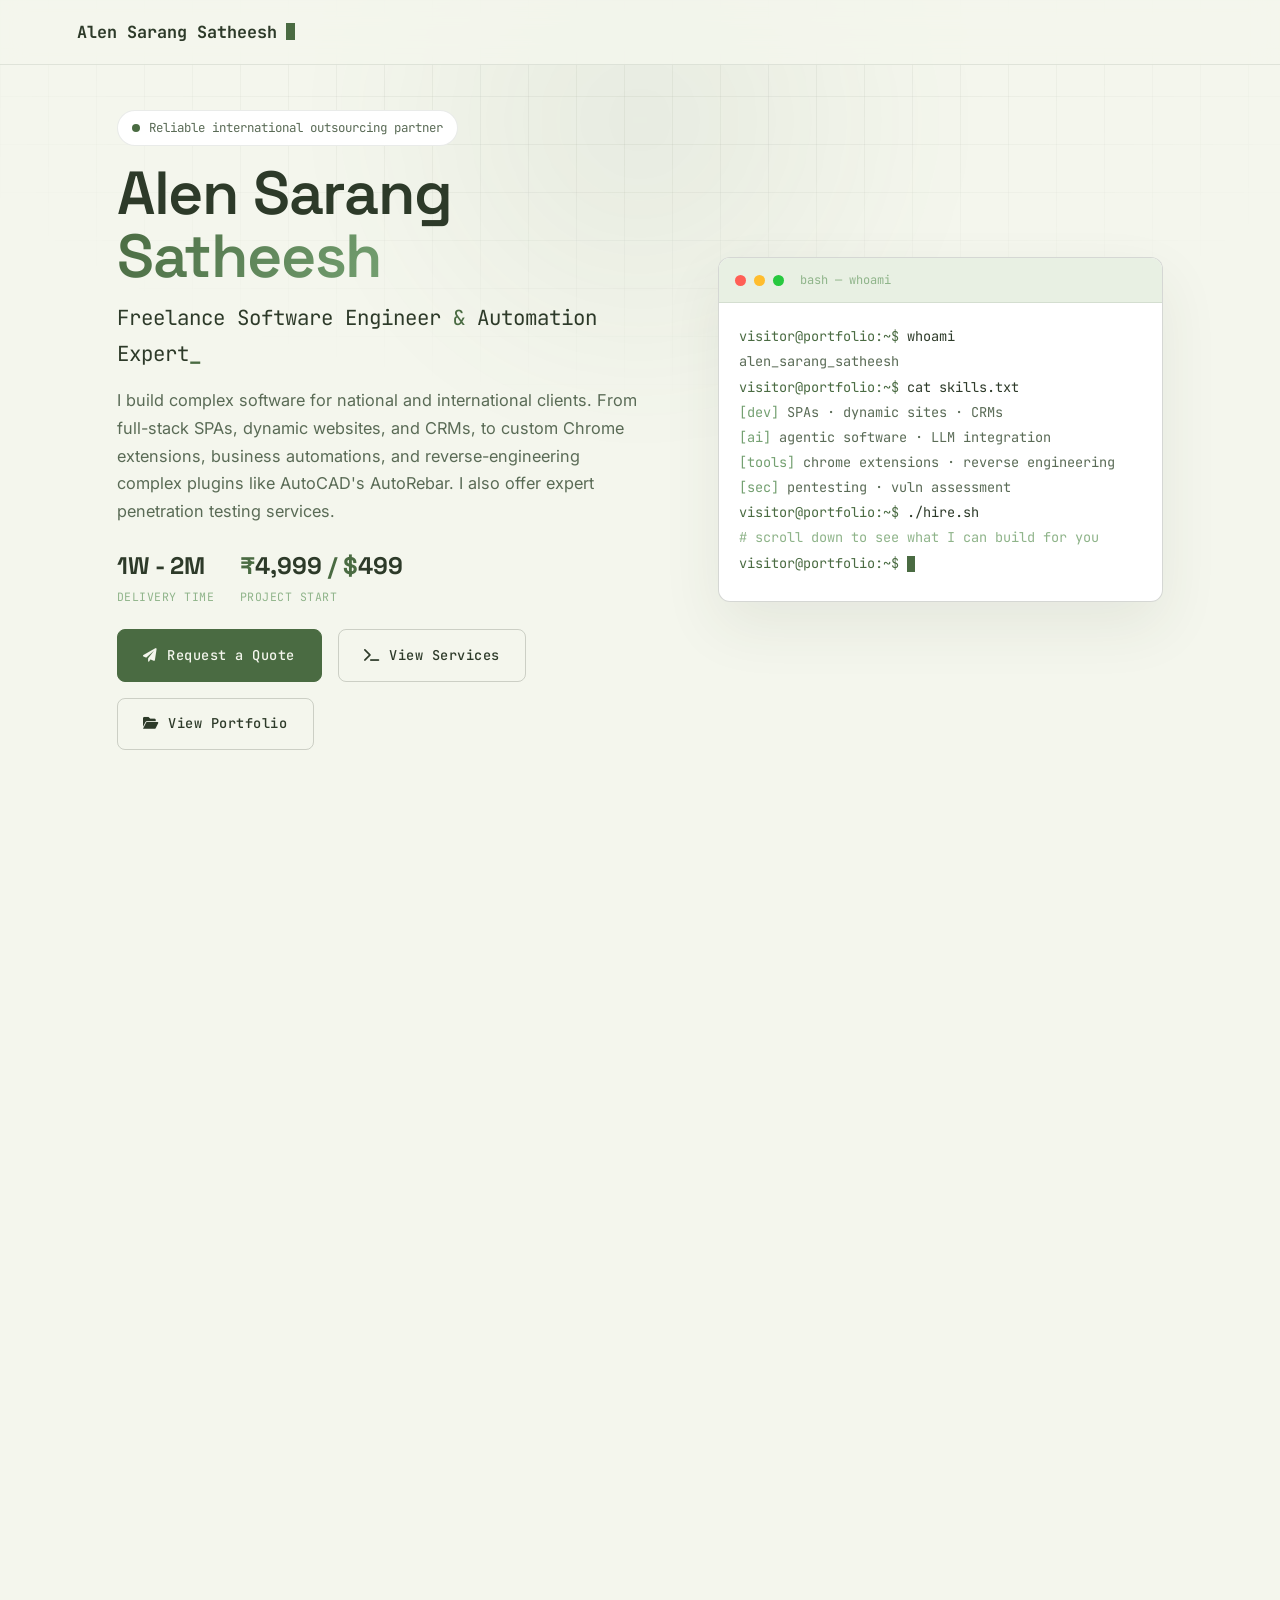
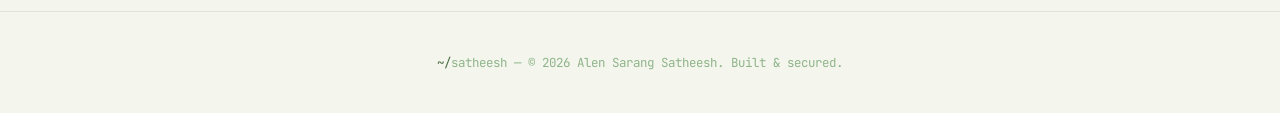
<file: index.html>
<!DOCTYPE html>
<html lang="en">

<head>
    <meta charset="UTF-8">
    <meta name="viewport" content="width=device-width, initial-scale=1.0">
    <title>Alen Sarang Satheesh | Freelance Developer &amp; Cyber Security Analyst</title>
    <meta name="description"
        content="Freelance Developer &amp; Cyber Security Analyst. Penetration testing, vulnerability assessment, full-stack software, and custom automation tools.">
    <meta name="theme-color" content="#0a0e14">
    <link rel="stylesheet" href="https://cdnjs.cloudflare.com/ajax/libs/font-awesome/6.0.0/css/all.min.css">
    <link rel="preconnect" href="https://fonts.googleapis.com">
    <link rel="preconnect" href="https://fonts.gstatic.com" crossorigin>
    <link
        href="https://fonts.googleapis.com/css2?family=JetBrains+Mono:wght@400;500;700&family=Space+Grotesk:wght@400;500;600;700&family=Inter:wght@400;500;600&display=swap"
        rel="stylesheet">

    <style>
        :root {
            --bg: #F4F6ED;
            --bg-elev: #FFFFFF;
            --bg-elev-2: #E8F0E3;
            --text: #2D3A29;
            --text-dim: #5A6B56;
            --text-faint: #8FB48A;
            --accent: #4A6B42;
            --accent-2: #74A071;
            --accent-dim: rgba(74, 107, 66, 0.12);
            --border: rgba(45, 58, 41, 0.1);
            --border-strong: rgba(45, 58, 41, 0.2);
            --glow: rgba(74, 107, 66, 0.15);
            --shadow: rgba(45, 58, 41, 0.08);
            --font-sans: 'Inter', system-ui, sans-serif;
            --font-display: 'Space Grotesk', sans-serif;
            --font-mono: 'JetBrains Mono', monospace;
        }

        * {
            margin: 0;
            padding: 0;
            box-sizing: border-box;
        }

        html {
            scroll-behavior: smooth;
            color-scheme: light;
        }

        body {
            font-family: var(--font-sans);
            background-color: var(--bg);
            color: var(--text);
            line-height: 1.7;
            overflow-x: hidden;
            -webkit-font-smoothing: antialiased;
        }

        /* Background grid + glow */
        body::before {
            content: '';
            position: fixed;
            inset: 0;
            z-index: -2;
            background-image:
                linear-gradient(var(--border) 1px, transparent 1px),
                linear-gradient(90deg, var(--border) 1px, transparent 1px);
            background-size: 48px 48px;
            mask-image: radial-gradient(ellipse 80% 60% at 50% 0%, #000 30%, transparent 75%);
            -webkit-mask-image: radial-gradient(ellipse 80% 60% at 50% 0%, #000 30%, transparent 75%);
            opacity: 0.5;
        }

        body::after {
            content: '';
            position: fixed;
            top: -20%;
            left: 50%;
            transform: translateX(-50%);
            width: 900px;
            height: 600px;
            z-index: -1;
            background: radial-gradient(circle, var(--glow), transparent 60%);
            filter: blur(40px);
            opacity: 0.5;
            pointer-events: none;
        }

        h1, h2, h3, h4 {
            font-family: var(--font-display);
            font-weight: 600;
            letter-spacing: -0.02em;
        }

        a {
            text-decoration: none;
            color: var(--accent);
            transition: color 0.25s ease;
        }

        a:hover {
            color: var(--accent-2);
        }

        ::selection {
            background: var(--accent);
            color: var(--bg);
        }

        /* ── Accessibility ── */
        .skip-link {
            position: absolute;
            top: 0;
            left: 50%;
            transform: translate(-50%, -130%);
            background: var(--accent);
            color: var(--bg);
            font-family: var(--font-mono);
            font-size: 0.85rem;
            font-weight: 600;
            padding: 0.6rem 1.3rem;
            border-radius: 0 0 8px 8px;
            z-index: 2000;
            transition: transform 0.2s ease;
        }

        .skip-link:focus {
            transform: translate(-50%, 0);
            outline: none;
        }

        a:focus-visible,
        button:focus-visible,
        .btn:focus-visible,
        .contact-item:focus-visible,
        .hamburger:focus-visible {
            outline: 2px solid var(--accent);
            outline-offset: 3px;
        }

        .mono {
            font-family: var(--font-mono);
        }

        /* ── Buttons ── */
        .btn {
            display: inline-flex;
            align-items: center;
            gap: 0.6rem;
            padding: 0.85rem 1.6rem;
            font-family: var(--font-mono);
            font-size: 0.85rem;
            font-weight: 500;
            letter-spacing: 0.5px;
            cursor: pointer;
            border-radius: 8px;
            border: 1px solid var(--border-strong);
            transition: all 0.25s ease;
        }

        .btn-primary {
            background: var(--accent);
            color: var(--bg);
            border-color: var(--accent);
        }

        .btn-primary:hover {
            color: var(--bg);
            box-shadow: 0 0 0 1px var(--accent), 0 8px 30px var(--glow);
            transform: translateY(-2px);
        }

        .btn-ghost {
            background: transparent;
            color: var(--text);
        }

        .btn-ghost:hover {
            color: var(--accent);
            border-color: var(--accent);
            background: var(--accent-dim);
            transform: translateY(-2px);
        }

        /* ── Header ── */
        header {
            padding: 1.1rem 6%;
            display: flex;
            justify-content: space-between;
            align-items: center;
            border-bottom: 1px solid var(--border);
            background-color: rgba(244, 246, 237, 0.85);
            position: sticky;
            top: 0;
            z-index: 1000;
            backdrop-filter: blur(12px);
            -webkit-backdrop-filter: blur(12px);
        }

        .logo {
            font-family: var(--font-mono);
            font-size: 1.05rem;
            font-weight: 700;
            color: var(--text);
            display: flex;
            align-items: center;
            gap: 0.55rem;
        }

        .logo .prompt {
            color: var(--accent);
        }

        .logo .cursor {
            width: 9px;
            height: 1.05rem;
            background: var(--accent);
            display: inline-block;
            animation: blink 1.1s steps(1) infinite;
        }

        @keyframes blink {
            50% { opacity: 0; }
        }

        nav ul {
            display: flex;
            list-style: none;
            gap: 2rem;
            align-items: center;
        }

        nav ul li a {
            font-family: var(--font-mono);
            font-size: 0.85rem;
            color: var(--text-dim);
            transition: color 0.25s ease;
        }

        nav ul li a::before {
            content: '# ';
            color: var(--text-faint);
        }

        nav ul li a:hover {
            color: var(--accent);
        }

        /* ── Hamburger ── */
        .hamburger {
            display: none;
            flex-direction: column;
            align-items: center;
            justify-content: center;
            gap: 5px;
            cursor: pointer;
            min-width: 44px;
            min-height: 44px;
            z-index: 1100;
            background: none;
            border: none;
        }

        .hamburger span {
            display: block;
            width: 26px;
            height: 2px;
            background-color: var(--text);
            transition: all 0.35s ease;
            transform-origin: center;
        }

        .hamburger.open span:nth-child(1) { transform: translateY(7px) rotate(45deg); }
        .hamburger.open span:nth-child(2) { opacity: 0; transform: scaleX(0); }
        .hamburger.open span:nth-child(3) { transform: translateY(-7px) rotate(-45deg); }

        /* ── Mobile Drawer ── */
        .mobile-drawer {
            position: fixed;
            top: 0;
            right: -100%;
            width: min(320px, 85vw);
            height: 100vh;
            background-color: var(--bg-elev);
            border-left: 1px solid var(--border);
            z-index: 1050;
            transition: right 0.4s cubic-bezier(0.4, 0, 0.2, 1);
            display: flex;
            flex-direction: column;
            padding: 6rem 2.5rem 3rem;
            gap: 1.6rem;
            box-shadow: -8px 0 40px rgba(0, 0, 0, 0.5);
        }

        .mobile-drawer.open { right: 0; }

        .mobile-drawer a {
            font-family: var(--font-mono);
            font-size: 1.2rem;
            color: var(--text);
            border-bottom: 1px solid var(--border);
            padding-bottom: 1rem;
            transition: color 0.25s ease, padding-left 0.25s ease;
        }

        .mobile-drawer a:hover {
            color: var(--accent);
            padding-left: 0.5rem;
        }

        .drawer-overlay {
            position: fixed;
            inset: 0;
            background: rgba(0, 0, 0, 0.6);
            z-index: 1040;
            opacity: 0;
            pointer-events: none;
            transition: opacity 0.4s ease;
        }

        .drawer-overlay.open { opacity: 1; pointer-events: all; }

        /* ── Sections ── */
        section {
            padding: 5.5rem 6%;
            position: relative;
            max-width: 1200px;
            margin: 0 auto;
        }

        .section-head {
            margin-bottom: 3rem;
        }

        .section-kicker {
            font-family: var(--font-mono);
            color: var(--accent);
            font-size: 0.8rem;
            letter-spacing: 1px;
            margin-bottom: 0.6rem;
        }

        .section-title {
            font-size: clamp(1.8rem, 4vw, 2.6rem);
        }

        .section-sub {
            color: var(--text-dim);
            margin-top: 0.6rem;
            max-width: 600px;
        }

        /* ── Hero ── */
        .hero {
            padding: 2.8rem 6% 2.2rem;
            max-width: 1200px;
            margin: 0 auto;
            display: grid;
            grid-template-columns: 1.1fr 0.9fr;
            gap: 3.5rem;
            align-items: center;
        }

        .status-chip {
            display: inline-flex;
            align-items: center;
            gap: 0.55rem;
            font-family: var(--font-mono);
            font-size: 0.78rem;
            color: var(--text-dim);
            background: var(--bg-elev);
            border: 1px solid var(--border);
            padding: 0.4rem 0.9rem;
            border-radius: 100px;
            margin-bottom: 1rem;
        }

        .status-dot {
            width: 8px;
            height: 8px;
            border-radius: 50%;
            background: var(--accent);
            box-shadow: 0 0 0 0 var(--glow);
            animation: pulse 2s infinite;
        }

        @keyframes pulse {
            0% { box-shadow: 0 0 0 0 var(--glow); }
            70% { box-shadow: 0 0 0 8px transparent; }
            100% { box-shadow: 0 0 0 0 transparent; }
        }

        .hero h1 {
            font-size: clamp(2.4rem, 6vw, 3.8rem);
            line-height: 1.05;
            margin-bottom: 0.7rem;
        }

        .hero h1 .accent {
            background: linear-gradient(120deg, var(--accent), var(--accent-2));
            -webkit-background-clip: text;
            background-clip: text;
            -webkit-text-fill-color: transparent;
        }

        .hero .role {
            font-family: var(--font-mono);
            font-size: clamp(1rem, 2.2vw, 1.3rem);
            color: var(--text);
            margin-bottom: 1rem;
        }

        .hero .role .sep { color: var(--accent); }

        .hero .typed-cursor {
            color: var(--accent);
            font-weight: 700;
            animation: blink 1.1s steps(1) infinite;
        }

        .hero .lede {
            color: var(--text-dim);
            font-size: 1.02rem;
            max-width: 520px;
            margin-bottom: 1.3rem;
        }

        .hero-meta {
            display: flex;
            flex-wrap: wrap;
            gap: 1.6rem;
            margin-bottom: 1.4rem;
        }

        .hero-meta div {
            display: flex;
            flex-direction: column;
        }

        .hero-meta .num {
            font-family: var(--font-display);
            font-size: 1.5rem;
            font-weight: 700;
            color: var(--text);
        }

        .hero-meta .num span { color: var(--accent); }

        .hero-meta .lbl {
            font-family: var(--font-mono);
            font-size: 0.72rem;
            color: var(--text-faint);
            letter-spacing: 0.5px;
            text-transform: uppercase;
        }

        .hero-buttons {
            display: flex;
            gap: 1rem;
            flex-wrap: wrap;
        }

        /* Terminal window */
        .terminal {
            background: var(--bg-elev);
            border: 1px solid var(--border-strong);
            border-radius: 12px;
            overflow: hidden;
            box-shadow: 0 24px 60px var(--shadow);
            font-family: var(--font-mono);
            font-size: 0.85rem;
        }

        .terminal-bar {
            display: flex;
            align-items: center;
            gap: 0.5rem;
            padding: 0.75rem 1rem;
            background: var(--bg-elev-2);
            border-bottom: 1px solid var(--border);
        }

        .terminal-bar .dot {
            width: 11px;
            height: 11px;
            border-radius: 50%;
        }

        .dot.r { background: #ff5f56; }
        .dot.y { background: #ffbd2e; }
        .dot.g { background: #27c93f; }

        .terminal-bar .title {
            margin-left: 0.5rem;
            color: var(--text-faint);
            font-size: 0.75rem;
        }

        .terminal-body {
            padding: 1.3rem 1.3rem 1.6rem;
            line-height: 1.85;
        }

        .terminal-body .line .pr { color: var(--accent); }
        .terminal-body .line .cmd { color: var(--text); }
        .terminal-body .out { color: var(--text-dim); padding-left: 0; }
        .terminal-body .out .hl { color: var(--accent-2); }
        .terminal-body .comment { color: var(--text-faint); }

        .terminal-body .blink {
            display: inline-block;
            width: 8px;
            height: 1rem;
            background: var(--accent);
            vertical-align: text-bottom;
            animation: blink 1.1s steps(1) infinite;
        }

        /* ── Services (centerpiece) ── */
        #services { padding-top: 1rem; }

        .grid-services {
            display: grid;
            grid-template-columns: repeat(auto-fit, minmax(290px, 1fr));
            gap: 1.5rem;
        }

        .service-card {
            background: var(--bg-elev);
            border: 1px solid var(--border);
            border-radius: 14px;
            padding: 2rem 1.8rem;
            position: relative;
            overflow: hidden;
            transition: transform 0.3s ease, border-color 0.3s ease, box-shadow 0.3s ease;
        }

        .service-card::before {
            content: '';
            position: absolute;
            top: 0;
            left: 0;
            right: 0;
            height: 2px;
            background: linear-gradient(90deg, var(--accent), var(--accent-2));
            transform: scaleX(0);
            transform-origin: left;
            transition: transform 0.35s ease;
        }

        .service-card:hover {
            transform: translateY(-6px);
            border-color: var(--border-strong);
            box-shadow: 0 20px 50px var(--shadow);
        }

        .service-card:hover::before { transform: scaleX(1); }

        .service-num {
            position: absolute;
            top: 1.4rem;
            right: 1.6rem;
            font-family: var(--font-mono);
            font-size: 0.8rem;
            color: var(--text-faint);
        }

        .service-icon {
            width: 52px;
            height: 52px;
            display: grid;
            place-items: center;
            border-radius: 12px;
            background: var(--accent-dim);
            color: var(--accent);
            font-size: 1.4rem;
            margin-bottom: 1.3rem;
        }

        .service-card h3 {
            font-size: 1.25rem;
            margin-bottom: 0.7rem;
        }

        .service-card p {
            color: var(--text-dim);
            font-size: 0.93rem;
            margin-bottom: 1.4rem;
        }

        .tags {
            display: flex;
            flex-wrap: wrap;
            gap: 0.5rem;
        }

        .tags span {
            font-family: var(--font-mono);
            font-size: 0.72rem;
            color: var(--text-dim);
            background: var(--bg-elev-2);
            border: 1px solid var(--border);
            padding: 0.25rem 0.7rem;
            border-radius: 6px;
            transition: all 0.25s ease;
        }

        .service-card:hover .tags span {
            border-color: var(--border-strong);
            color: var(--text);
        }

        .services-cta {
            margin-top: 2.5rem;
            text-align: center;
        }

        /* ── Pricing / Hire Us ── */
        .pricing-grid {
            display: grid;
            grid-template-columns: repeat(auto-fit, minmax(280px, 1fr));
            gap: 1.4rem;
            align-items: stretch;
        }

        .price-card {
            background: var(--bg-elev);
            border: 1px solid var(--border);
            border-radius: 16px;
            padding: 2.1rem 1.8rem;
            display: flex;
            flex-direction: column;
            transition: transform 0.3s ease, box-shadow 0.3s ease;
        }

        .price-card:hover {
            transform: translateY(-5px);
            box-shadow: 0 18px 44px var(--shadow);
        }

        .price-card.featured {
            border: 2px solid var(--accent);
            box-shadow: 0 14px 40px rgba(74, 107, 66, 0.14);
            position: relative;
        }

        .featured-badge {
            position: absolute;
            top: -13px;
            left: 50%;
            transform: translateX(-50%);
            background: var(--accent);
            color: var(--bg);
            font-family: var(--font-mono);
            font-size: 0.68rem;
            font-weight: 700;
            letter-spacing: 0.8px;
            text-transform: uppercase;
            padding: 0.25rem 0.9rem;
            border-radius: 100px;
            white-space: nowrap;
        }

        .price-card .plan {
            font-family: var(--font-mono);
            font-size: 0.78rem;
            letter-spacing: 0.8px;
            text-transform: uppercase;
            color: var(--text-dim);
            margin-bottom: 0.5rem;
        }

        .price-card .amount {
            font-family: var(--font-display);
            font-size: 1.9rem;
            font-weight: 700;
            color: var(--text);
            line-height: 1.2;
        }

        .price-card .amount small {
            font-size: 0.9rem;
            font-weight: 500;
            color: var(--text-dim);
        }

        .price-card .desc {
            color: var(--text-dim);
            font-size: 0.9rem;
            margin: 0.7rem 0 1.3rem;
        }

        .price-card ul {
            list-style: none;
            margin-bottom: 1.8rem;
            flex-grow: 1;
        }

        .price-card ul li {
            display: flex;
            align-items: baseline;
            gap: 0.6rem;
            font-size: 0.9rem;
            color: var(--text);
            padding: 0.32rem 0;
        }

        .price-card ul li i {
            color: var(--accent);
            font-size: 0.78rem;
        }

        .price-card .btn {
            width: 100%;
            justify-content: center;
        }

        /* ── Contact ── */
        .contact {
            background: var(--bg-elev);
            border: 1px solid var(--border);
            border-radius: 18px;
            padding: 3.5rem 2rem;
            text-align: center;
        }

        .contact .section-kicker { margin-bottom: 0.8rem; }

        .contact > p {
            color: var(--text-dim);
            max-width: 600px;
            margin: 0.8rem auto 2.5rem;
        }

        .contact-grid {
            display: grid;
            grid-template-columns: repeat(auto-fit, minmax(150px, 1fr));
            gap: 1rem;
            max-width: 720px;
            margin: 0 auto;
        }

        .contact-item {
            display: flex;
            flex-direction: column;
            align-items: center;
            gap: 0.7rem;
            padding: 1.6rem 1rem;
            background: var(--bg);
            border: 1px solid var(--border);
            border-radius: 12px;
            color: var(--text);
            transition: all 0.3s ease;
        }

        .contact-item i {
            font-size: 1.5rem;
            color: var(--accent);
            transition: transform 0.3s ease;
        }

        .contact-item span {
            font-family: var(--font-mono);
            font-size: 0.78rem;
            color: var(--text-dim);
        }

        .contact-item:hover {
            transform: translateY(-4px);
            border-color: var(--accent);
            box-shadow: 0 12px 30px var(--shadow);
        }

        .contact-item:hover i { transform: scale(1.15); }
        .contact-item:hover span { color: var(--text); }

        /* ── Footer ── */
        footer {
            text-align: center;
            font-family: var(--font-mono);
            font-size: 0.78rem;
            color: var(--text-faint);
            padding: 2.5rem 6%;
            border-top: 1px solid var(--border);
            margin-top: 2rem;
        }

        footer .prompt { color: var(--accent); }

        /* ── Scroll Animations ── */
        .fade-up {
            opacity: 0;
            transform: translateY(28px);
            transition: opacity 0.7s ease, transform 0.7s ease;
        }

        .fade-up.visible {
            opacity: 1;
            transform: translateY(0);
        }

        .fade-up-d1 { transition-delay: 0.08s; }
        .fade-up-d2 { transition-delay: 0.16s; }
        .fade-up-d3 { transition-delay: 0.24s; }

        @media (prefers-reduced-motion: reduce) {
            * { animation: none !important; transition: none !important; }
            .fade-up { opacity: 1; transform: none; }
        }

        /* ── Responsive ── */
        @media (max-width: 880px) {
            .hero {
                grid-template-columns: 1fr;
                gap: 2.5rem;
                padding-top: 3rem;
            }
            .terminal { order: -1; }
        }

        @media (max-width: 768px) {
            nav ul { display: none; }
            .hamburger { display: flex; }
            section { padding: 4rem 6%; }
            .hero-buttons .btn { flex: 1; justify-content: center; }
            .contact-grid { grid-template-columns: repeat(2, 1fr); }
        }
    </style>
</head>

<body>

    <a href="#main" class="skip-link">Skip to content</a>

    <header>
        <div class="logo">Alen Sarang Satheesh<span class="cursor"></span></div>
    </header>

    <main id="main">

    <!-- HERO -->
    <section class="hero" id="home">
        <div class="hero-text">
            <div class="status-chip">
                <span class="status-dot"></span> Reliable international outsourcing partner
            </div>
            <h1>Alen Sarang <span class="accent">Satheesh</span></h1>
            <p class="role">
                Freelance Software Engineer <span class="sep">&amp;</span> Automation Expert<span class="typed-cursor">_</span>
            </p>
            <p class="lede">
                I build complex software for national and international clients. From full-stack SPAs, dynamic websites, and CRMs, to custom Chrome extensions, business automations, and reverse-engineering complex plugins like AutoCAD's AutoRebar. I also offer expert penetration testing services.
            </p>
            <div class="hero-meta">
                <div>
                    <span class="num">1W - 2M</span>
                    <span class="lbl">Delivery Time</span>
                </div>

                <div>
                    <span class="num"><span>&#8377;</span>4,999<span> / </span><span>$</span>499</span>
                    <span class="lbl">Project Start</span>
                </div>
            </div>
            <div class="hero-buttons">
                <a href="#contact" class="btn btn-primary"><i class="fas fa-paper-plane"></i> Request a Quote</a>
                <a href="#services" class="btn btn-ghost"><i class="fas fa-terminal"></i> View Services</a>
                <a href="https://alensarangsatheesh.github.io/portfolio/" class="btn btn-ghost"><i class="fas fa-folder-open"></i> View Portfolio</a>
            </div>
        </div>

        <div class="terminal" aria-hidden="true">
            <div class="terminal-bar">
                <span class="dot r"></span><span class="dot y"></span><span class="dot g"></span>
                <span class="title">bash &mdash; whoami</span>
            </div>
            <div class="terminal-body">
                <div class="line"><span class="pr">visitor@portfolio:~$</span> <span class="cmd">whoami</span></div>
                <div class="out">alen_sarang_satheesh</div>
                <div class="line"><span class="pr">visitor@portfolio:~$</span> <span class="cmd">cat skills.txt</span></div>
                <div class="out"><span class="hl">[dev]</span> SPAs &middot; dynamic sites &middot; CRMs</div>
                <div class="out"><span class="hl">[ai]</span> agentic software &middot; LLM integration</div>
                <div class="out"><span class="hl">[tools]</span> chrome extensions &middot; reverse engineering</div>
                <div class="out"><span class="hl">[sec]</span> pentesting &middot; vuln assessment</div>
                <div class="line"><span class="pr">visitor@portfolio:~$</span> <span class="cmd">./hire.sh</span></div>
                <div class="out"><span class="comment"># scroll down to see what I can build for you</span></div>
                <div class="line"><span class="pr">visitor@portfolio:~$</span> <span class="blink"></span></div>
            </div>
        </div>
    </section>

    <!-- SERVICES -->
    <section id="services">
        <div class="section-head fade-up">
            <p class="section-kicker">// what I offer</p>
            <h2 class="section-title">Services</h2>
            <p class="section-sub">Three core practices. Hire me for one, or for the full lifecycle &mdash; build, secure, and automate.</p>
        </div>

        <div class="grid-services">
            <div class="service-card fade-up fade-up-d1">
                <span class="service-num">01</span>
                <div class="service-icon"><i class="fas fa-code"></i></div>
                <h3>Web Apps, CRMs &amp; SPAs</h3>
                <p>Full-stack development of dynamic single-page applications, custom CRMs, and complex business software tailored to your national or international clients.</p>
                <div class="tags">
                    <span>SPAs</span>
                    <span>Dynamic Sites</span>
                    <span>CRMs</span>
                </div>
            </div>

            <div class="service-card fade-up fade-up-d2">
                <span class="service-num">02</span>
                <div class="service-icon"><i class="fas fa-puzzle-piece"></i></div>
                <h3>Extensions &amp; Reverse Engineering</h3>
                <p>I build 5-star Chrome extensions (like Chartink &amp; TradingView) and can reverse engineer complex desktop plugins with up to 90% parity (like AutoCAD AutoRebar).</p>
                <div class="tags">
                    <span>Chrome Extensions</span>
                    <span>Reverse Engineering</span>
                    <span>AutoCAD Plugins</span>
                </div>
            </div>

            <div class="service-card fade-up fade-up-d3">
                <span class="service-num">03</span>
                <div class="service-icon"><i class="fas fa-robot"></i></div>
                <h3>Agentic AI &amp; Automation</h3>
                <p>Cutting-edge agentic software development and business automation scripts. I build AI-driven tools to kill repetitive tasks, plus pentesting to keep it secure.</p>
                <div class="tags">
                    <span>Agentic Software</span>
                    <span>AI Integrations</span>
                    <span>Automation</span>
                </div>
            </div>
        </div>

        <div class="services-cta fade-up">
            <a href="projects.html" class="btn btn-ghost"><i class="fas fa-folder-open"></i> Browse the full project archive</a>
        </div>
    </section>

    <!-- HIRE US -->
    <section id="hire-us">
        <div class="section-head fade-up">
            <p class="section-kicker">// engagement models</p>
            <h2 class="section-title">Hire Us</h2>
            <p class="section-sub">Pick the model that fits your project. Every engagement starts with a free scoping call and a written quote &mdash; no surprises.</p>
        </div>

        <div class="pricing-grid">
            <div class="price-card fade-up fade-up-d1">
                <p class="plan">Hourly / Consulting</p>
                <p class="amount">Custom <small>/ hour</small></p>
                <p class="desc">For advice, small fixes, and ongoing development where scope evolves week to week.</p>
                <ul>
                    <li><i class="fas fa-check"></i> Pay only for time used</li>
                    <li><i class="fas fa-check"></i> Technical consulting included</li>
                    <li><i class="fas fa-check"></i> Weekly time reports</li>
                    <li><i class="fas fa-check"></i> No minimum commitment</li>
                </ul>
                <a href="#contact" class="btn btn-ghost">Discuss Your Needs</a>
            </div>

            <div class="price-card featured fade-up fade-up-d2">
                <span class="featured-badge">Most Popular</span>
                <p class="plan">Fixed-Price Project</p>
                <p class="amount">&#8377;4,999+ <small>or $499+</small></p>
                <p class="desc">A clearly scoped deliverable at a price agreed before work starts. Best for most projects.</p>
                <ul>
                    <li><i class="fas fa-check"></i> Written scope &amp; timeline</li>
                    <li><i class="fas fa-check"></i> Progress updates</li>
                    <li><i class="fas fa-check"></i> Security review included</li>
                    <li><i class="fas fa-check"></i> Source code &amp; docs</li>
                    <li><i class="fas fa-check"></i> Post-delivery fixes</li>
                </ul>
                <a href="#contact" class="btn btn-primary">Get a Fixed Quote</a>
            </div>

            <div class="price-card fade-up fade-up-d3">
                <p class="plan">Monthly Retainer</p>
                <p class="amount">Custom <small>/ month</small></p>
                <p class="desc">Ongoing maintenance, feature development, and security monitoring.</p>
                <ul>
                    <li><i class="fas fa-check"></i> Priority response</li>
                    <li><i class="fas fa-check"></i> Maintenance &amp; updates</li>
                    <li><i class="fas fa-check"></i> Periodic security checks</li>
                    <li><i class="fas fa-check"></i> Reserved capacity</li>
                </ul>
                <a href="#contact" class="btn btn-ghost">Plan a Retainer</a>
            </div>
        </div>
    </section>

    <!-- CONTACT -->
    <section id="contact">
        <div class="contact fade-up">
            <p class="section-kicker">// let's talk</p>
            <h2 class="section-title">Get In Touch</h2>
            <p>
                Accepting inquiries for custom software development, security audits, and automation tooling.
                Tell me what you're building &mdash; let's ship it and secure it.
            </p>

            <div class="contact-grid">
                <a href="mailto:alensarangsatheesh@gmail.com" class="contact-item" title="Email">
                    <i class="fas fa-envelope"></i>
                    <span>Email</span>
                </a>
                <a href="tel:+918075896213" class="contact-item" title="Phone">
                    <i class="fas fa-phone-alt"></i>
                    <span>Phone</span>
                </a>
                <a href="https://linkedin.com/in/alen-sarang-satheesh" target="_blank" rel="noopener" class="contact-item" title="LinkedIn">
                    <i class="fab fa-linkedin-in"></i>
                    <span>LinkedIn</span>
                </a>
                <a href="https://wa.me/918075896213" target="_blank" rel="noopener" class="contact-item" title="WhatsApp">
                    <i class="fab fa-whatsapp"></i>
                    <span>WhatsApp</span>
                </a>
            </div>
        </div>
    </section>

    </main>

    <footer>
        <p><span class="prompt">~/</span>satheesh &mdash; &copy; 2026 Alen Sarang Satheesh. Built &amp; secured.</p>
    </footer>

    <script>
        // ── Hamburger / Drawer ──
        const hamburger = document.getElementById('hamburger');
        const mobileDrawer = document.getElementById('mobileDrawer');
        const drawerOverlay = document.getElementById('drawerOverlay');

        function openDrawer() {
            mobileDrawer.classList.add('open');
            drawerOverlay.classList.add('open');
            hamburger.classList.add('open');
            hamburger.setAttribute('aria-expanded', 'true');
            document.body.style.overflow = 'hidden';
        }

        function closeDrawer() {
            mobileDrawer.classList.remove('open');
            drawerOverlay.classList.remove('open');
            hamburger.classList.remove('open');
            hamburger.setAttribute('aria-expanded', 'false');
            document.body.style.overflow = '';
        }

        hamburger.addEventListener('click', () => {
            mobileDrawer.classList.contains('open') ? closeDrawer() : openDrawer();
        });
        drawerOverlay.addEventListener('click', closeDrawer);
        document.querySelectorAll('.drawer-link').forEach(link => link.addEventListener('click', closeDrawer));

        // ── Scroll Animations ──
        const observer = new IntersectionObserver((entries) => {
            entries.forEach(entry => {
                if (entry.isIntersecting) {
                    entry.target.classList.add('visible');
                    observer.unobserve(entry.target);
                }
            });
        }, { threshold: 0.12 });

        document.querySelectorAll('.fade-up').forEach(el => observer.observe(el));
    </script>

</body>

</html>
</file>
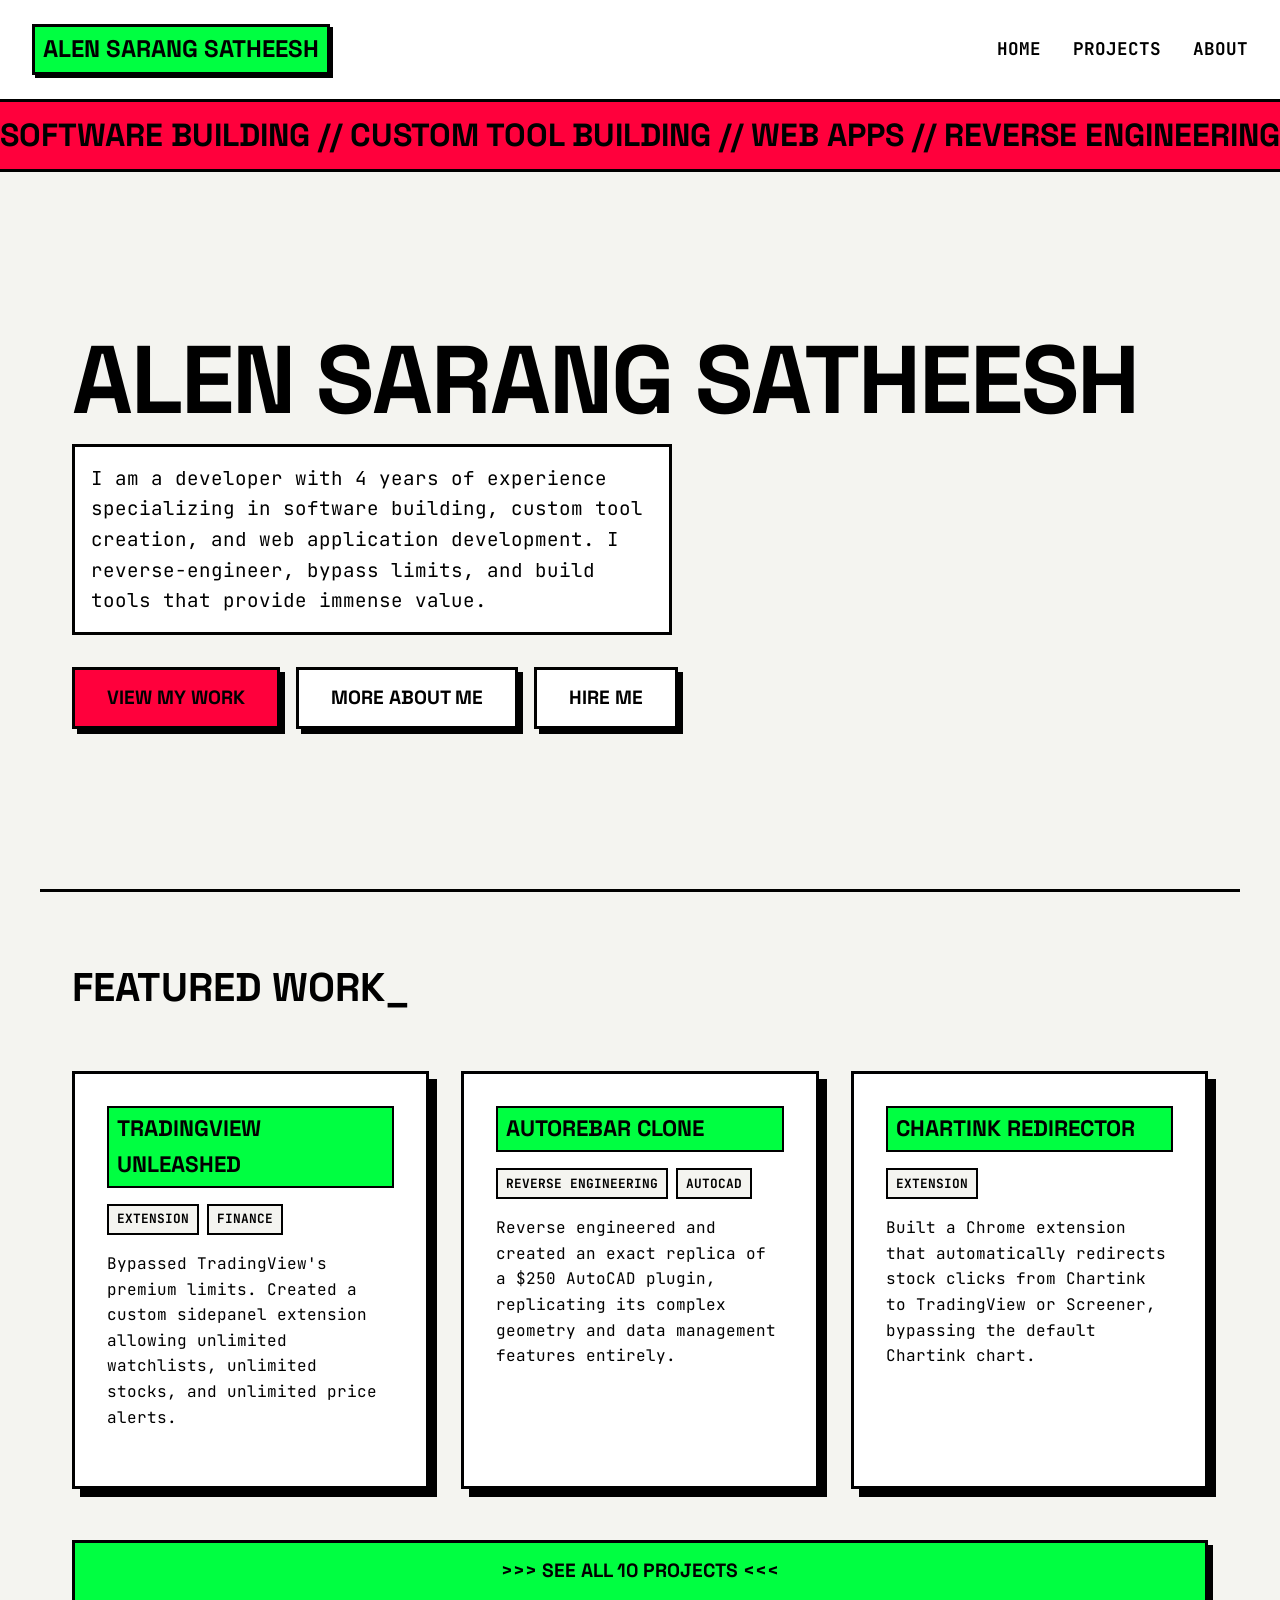
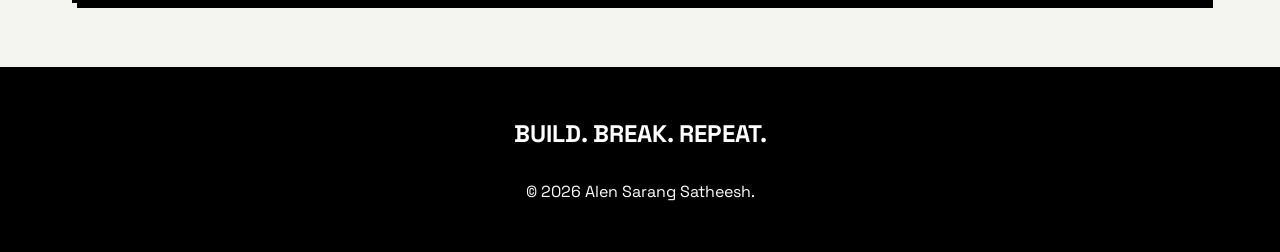
<file: portfolio/index.html>
<!DOCTYPE html>
<html lang="en">
<head>
    <meta charset="UTF-8">
    <meta name="viewport" content="width=device-width, initial-scale=1.0">
    <title>Alen Sarang Satheesh | Developer</title>
    <link rel="stylesheet" href="styles.css">
    <meta name="description" content="Portfolio of Alen Sarang Satheesh, Software and Custom Tool Builder with 4 years of experience.">
</head>
<body>
    <nav>
        <a href="index.html" class="logo">ALEN SARANG SATHEESH</a>
        <div class="nav-links">
            <a href="index.html">Home</a>
            <a href="projects.html">Projects</a>
            <a href="about.html">About</a>
        </div>
    </nav>

    <div class="marquee-container">
        <div class="marquee">
            SOFTWARE BUILDING // CUSTOM TOOL BUILDING // WEB APPS // REVERSE ENGINEERING // AUTOMATION BOTS // 
            SOFTWARE BUILDING // CUSTOM TOOL BUILDING // WEB APPS // REVERSE ENGINEERING // AUTOMATION BOTS //
        </div>
    </div>

    <section class="container hero">
        <h1 class="hacker-text" data-value="ALEN SARANG SATHEESH">ALEN SARANG SATHEESH</h1>
        <p>I am a developer with 4 years of experience specializing in software building, custom tool creation, and web application development. I reverse-engineer, bypass limits, and build tools that provide immense value.</p>
        <div style="display: flex; gap: 1rem; flex-wrap: wrap;">
            <a href="projects.html" class="btn">View My Work</a>
            <a href="about.html" class="btn secondary">More About Me</a>
            <a href="https://alensarangsatheesh.github.io/" class="btn secondary">Hire Me</a>
        </div>
    </section>

    <section class="container">
        <h2 style="font-size: 2.5rem;">FEATURED WORK_</h2>
        <br><br>
        <div class="grid">
            <div class="card">
                <h3 class="card-title">TradingView Unleashed</h3>
                <div class="card-tags">
                    <span class="tag">Extension</span>
                    <span class="tag">Finance</span>
                </div>
                <p class="card-desc">Bypassed TradingView's premium limits. Created a custom sidepanel extension allowing unlimited watchlists, unlimited stocks, and unlimited price alerts.</p>
            </div>

            <div class="card">
                <h3 class="card-title">AutoRebar Clone</h3>
                <div class="card-tags">
                    <span class="tag">Reverse Engineering</span>
                    <span class="tag">AutoCAD</span>
                </div>
                <p class="card-desc">Reverse engineered and created an exact replica of a $250 AutoCAD plugin, replicating its complex geometry and data management features entirely.</p>
            </div>
            
            <div class="card">
                <h3 class="card-title">Chartink Redirector</h3>
                <div class="card-tags"><span class="tag">Extension</span></div>
                <p class="card-desc">Built a Chrome extension that automatically redirects stock clicks from Chartink to TradingView or Screener, bypassing the default Chartink chart.</p>
            </div>
        </div>
        <br><br>
        <a href="projects.html" class="btn" style="background: var(--accent-color-2); width: 100%; text-align: center; border: var(--border-width) solid var(--border-color);">>>> SEE ALL 10 PROJECTS <<<</a>
    </section>

    <footer>
        <h2 class="hacker-text" data-value="BUILD. BREAK. REPEAT.">BUILD. BREAK. REPEAT.</h2>
        <br>
        <p>&copy; 2026 Alen Sarang Satheesh.</p>
    </footer>

    <script src="script.js"></script>
</body>
</html>
</file>
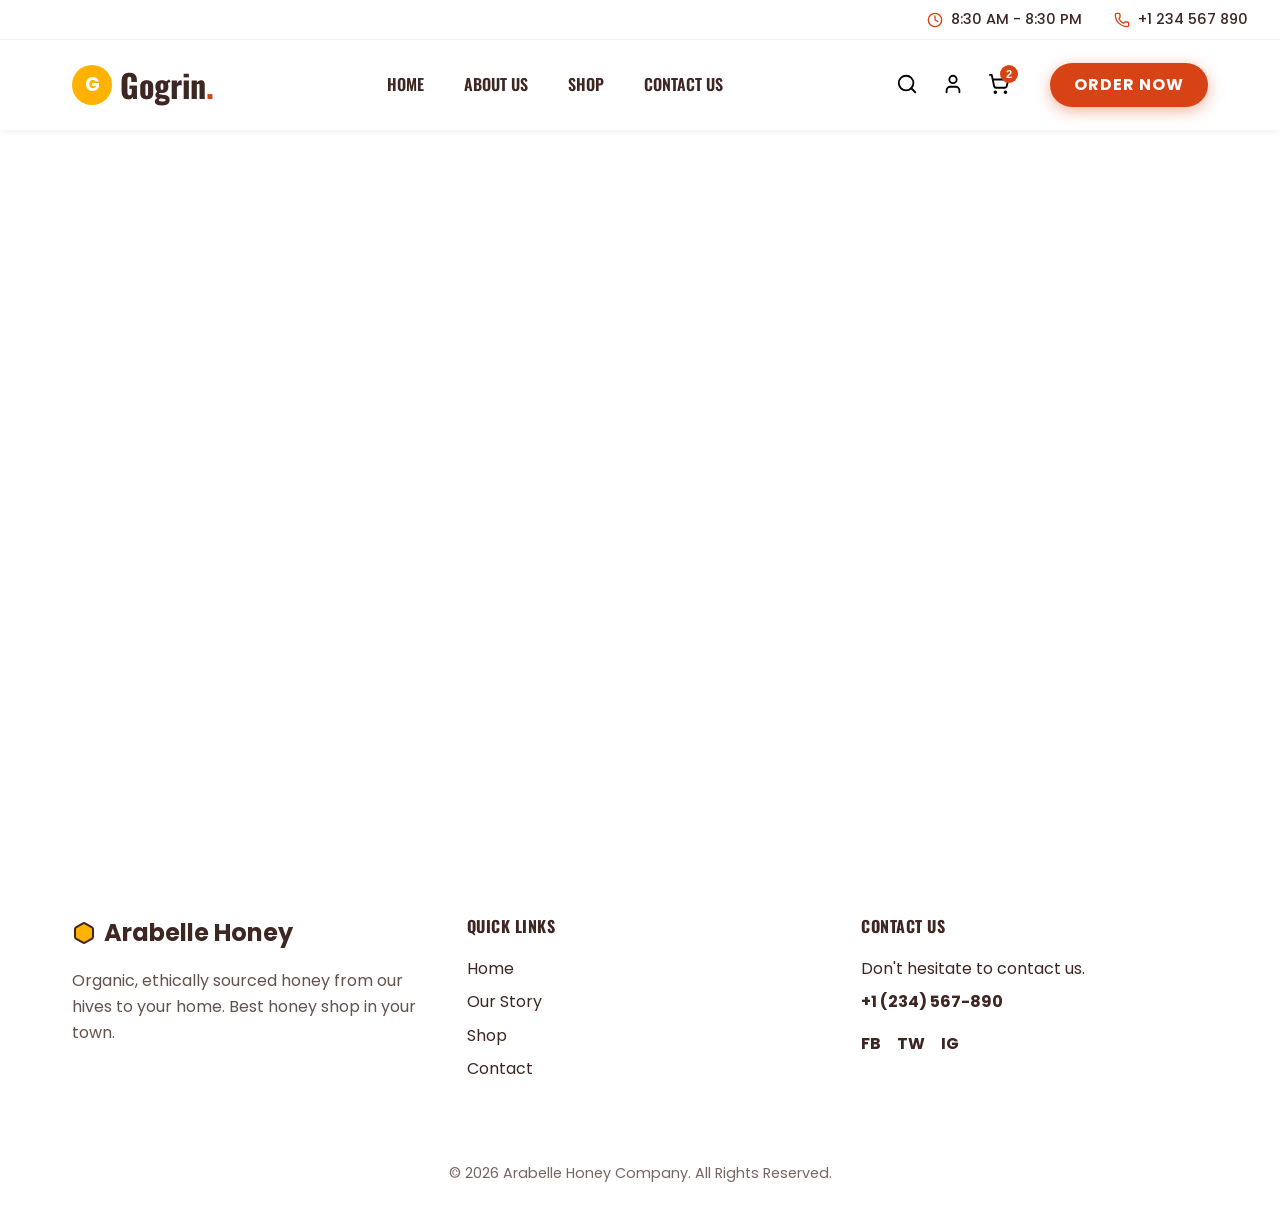
<file: Models/Honey1/index.html>
<!doctype html>
<html lang="en">
  <head>
    <meta charset="UTF-8" />
    <link rel="icon" type="image/svg+xml" href="/Models/Honey1/favicon.svg" />
    <meta name="viewport" content="width=device-width, initial-scale=1.0" />
    <title>honey-website</title>
    <script type="module" crossorigin src="/Models/Honey1/assets/index-VhQhjmje.js"></script>
    <link rel="stylesheet" crossorigin href="/Models/Honey1/assets/index-qY8NCGBo.css">
  </head>
  <body>
    <div id="root"></div>
  </body>
</html>
</file>
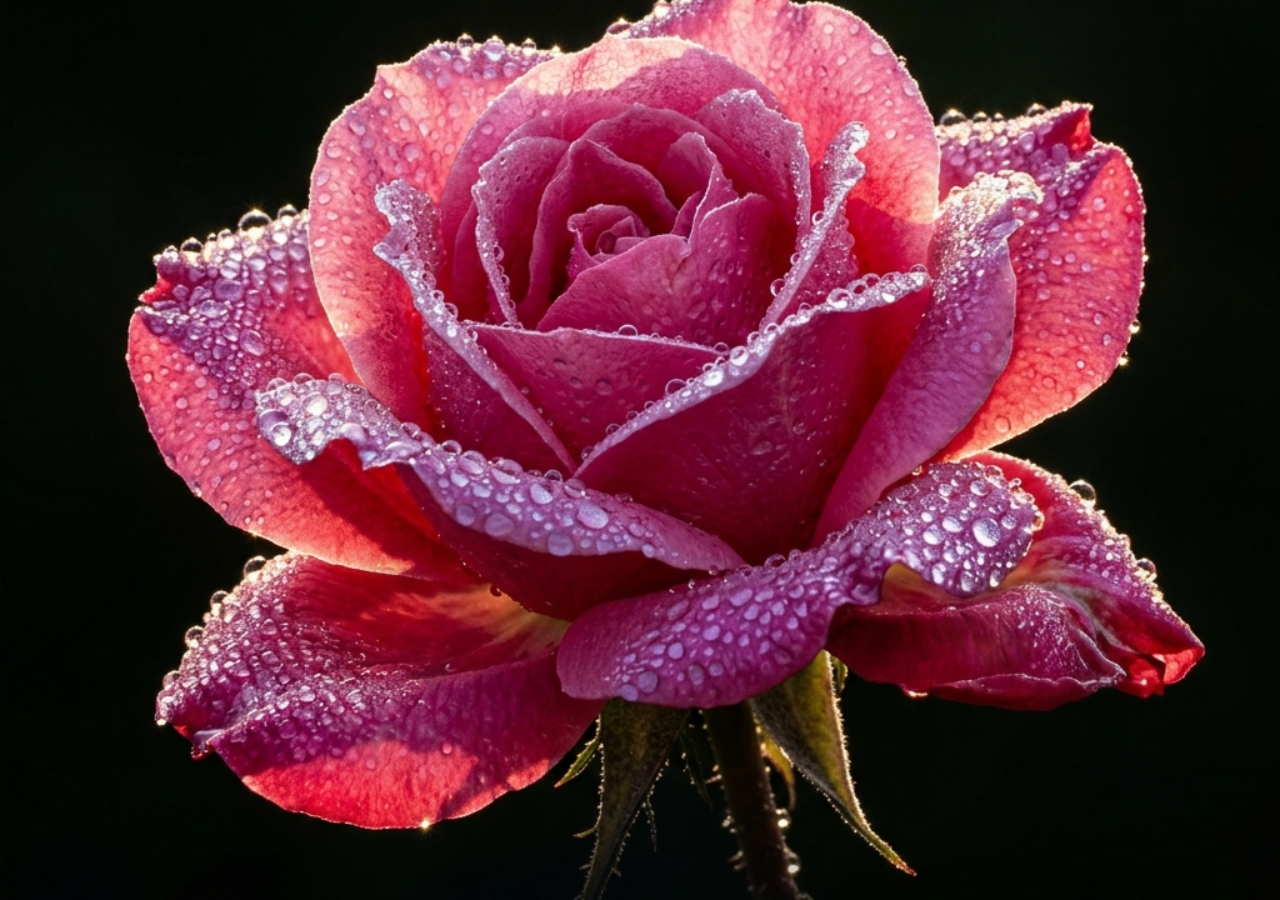
<file: Models/Honey3/index.html>
<!doctype html>
<html lang="en">
  <head>
    <meta charset="UTF-8" />
    <link rel="icon" type="image/svg+xml" href="/vite.svg" />
    <meta name="viewport" content="width=device-width, initial-scale=1.0" />
    <title>Pure Honey - The Journey</title>
    <!-- Google Fonts for typography -->
    <link rel="preconnect" href="https://fonts.googleapis.com">
    <link rel="preconnect" href="https://fonts.gstatic.com" crossorigin>
    <link href="https://fonts.googleapis.com/css2?family=Outfit:wght@300;400;600&family=Playfair+Display:ital,wght@0,400;0,600;1,400&display=swap" rel="stylesheet">
    <script type="module" crossorigin src="/Models/Honey3/assets/index-CUHWeugP.js"></script>
    <link rel="stylesheet" crossorigin href="/Models/Honey3/assets/index-CFQPi2CS.css">
  </head>
  <body>
    <div id="root"></div>
  </body>
</html>
</file>
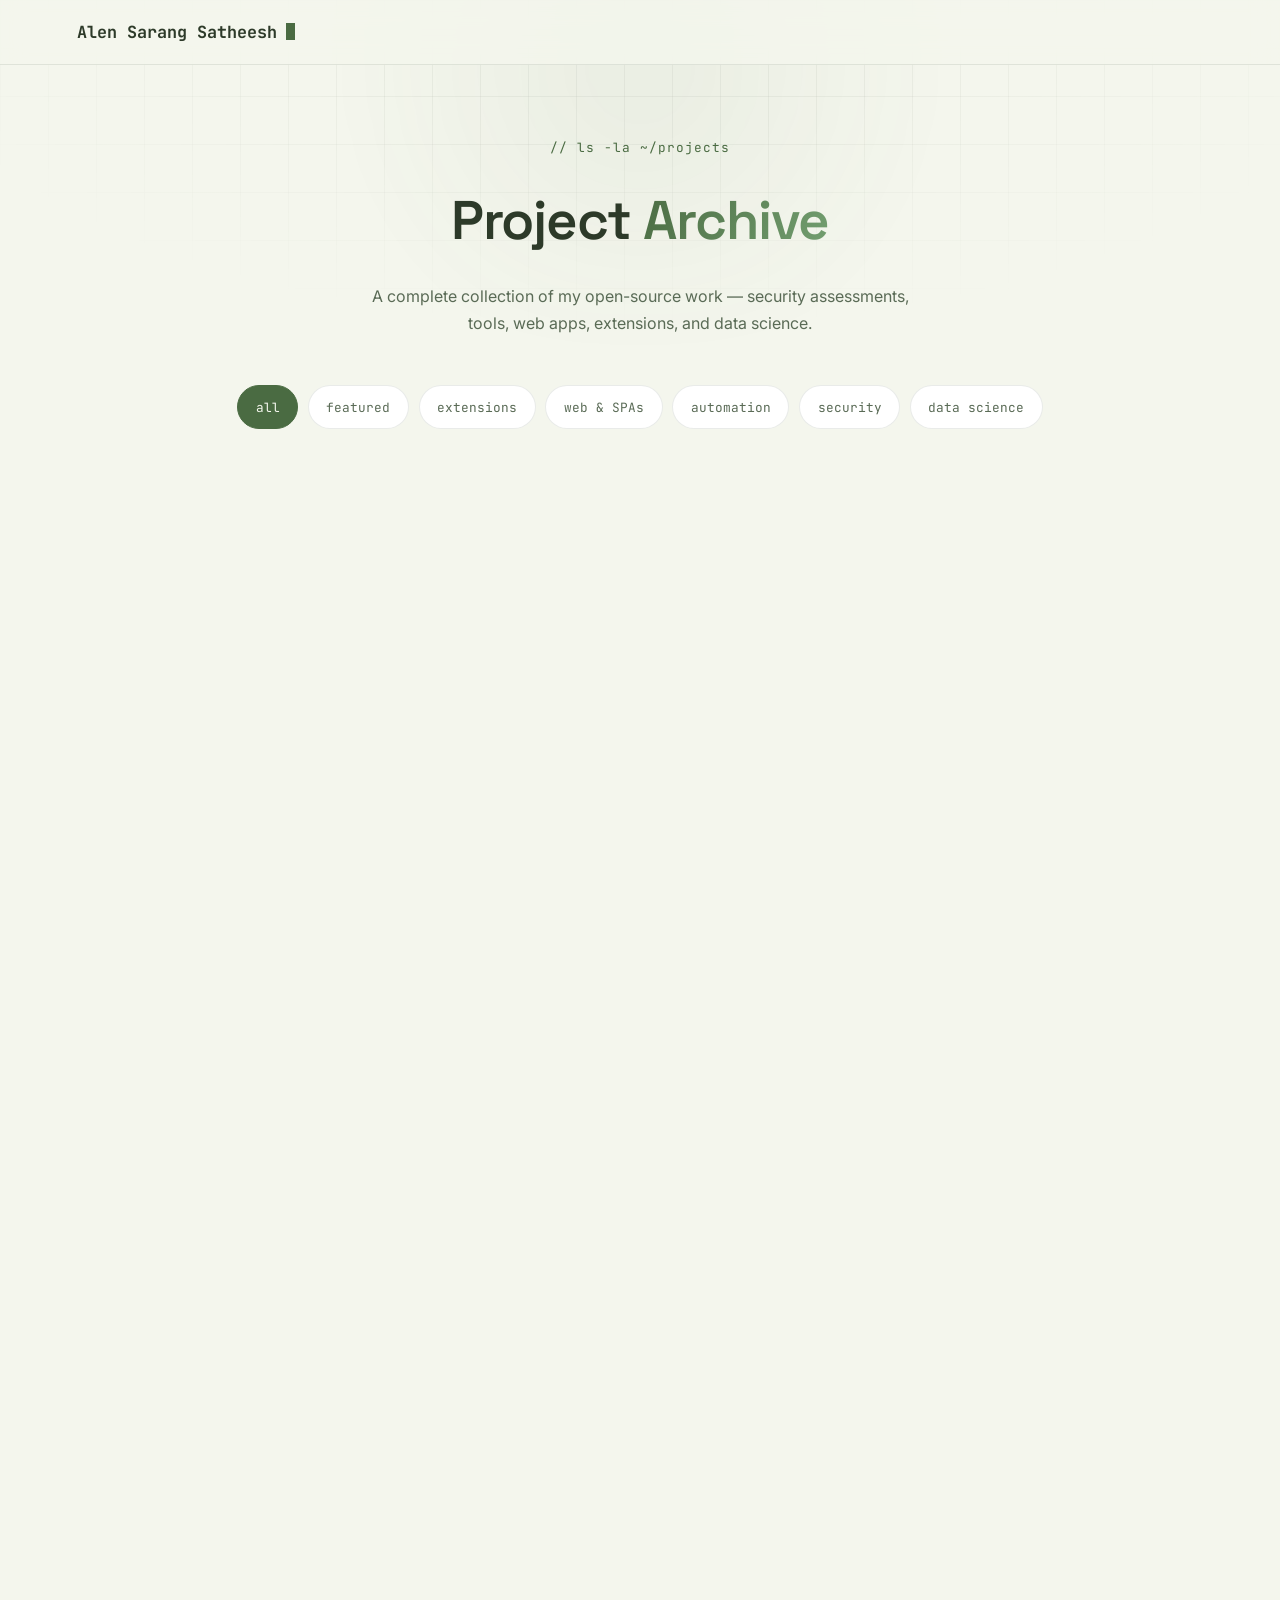
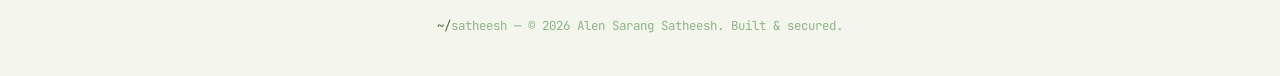
<file: projects.html>
<!DOCTYPE html>
<html lang="en">

<head>
    <meta charset="UTF-8">
    <meta name="viewport" content="width=device-width, initial-scale=1.0">
    <title>Alen Sarang Satheesh | Project Archive</title>
    <meta name="description"
        content="Complete archive of security assessments, software, browser extensions, and data science projects by Alen Sarang Satheesh.">
    <meta name="theme-color" content="#0a0e14">
    <link rel="stylesheet" href="https://cdnjs.cloudflare.com/ajax/libs/font-awesome/6.0.0/css/all.min.css">
    <link rel="preconnect" href="https://fonts.googleapis.com">
    <link rel="preconnect" href="https://fonts.gstatic.com" crossorigin>
    <link
        href="https://fonts.googleapis.com/css2?family=JetBrains+Mono:wght@400;500;700&family=Space+Grotesk:wght@400;500;600;700&family=Inter:wght@400;500;600&display=swap"
        rel="stylesheet">

    <style>
        :root {
            --bg: #F4F6ED;
            --bg-elev: #FFFFFF;
            --bg-elev-2: #E8F0E3;
            --text: #2D3A29;
            --text-dim: #5A6B56;
            --text-faint: #8FB48A;
            --accent: #4A6B42;
            --accent-2: #74A071;
            --accent-dim: rgba(74, 107, 66, 0.12);
            --border: rgba(45, 58, 41, 0.1);
            --border-strong: rgba(45, 58, 41, 0.2);
            --glow: rgba(74, 107, 66, 0.15);
            --shadow: rgba(45, 58, 41, 0.08);
            --font-sans: 'Inter', system-ui, sans-serif;
            --font-display: 'Space Grotesk', sans-serif;
            --font-mono: 'JetBrains Mono', monospace;
        }

        * { margin: 0; padding: 0; box-sizing: border-box; }

        html { scroll-behavior: smooth; color-scheme: light; }

        body {
            font-family: var(--font-sans);
            background-color: var(--bg);
            color: var(--text);
            line-height: 1.7;
            overflow-x: hidden;
            -webkit-font-smoothing: antialiased;
        }

        body::before {
            content: '';
            position: fixed;
            inset: 0;
            z-index: -2;
            background-image:
                linear-gradient(var(--border) 1px, transparent 1px),
                linear-gradient(90deg, var(--border) 1px, transparent 1px);
            background-size: 48px 48px;
            mask-image: radial-gradient(ellipse 80% 50% at 50% 0%, #000 30%, transparent 75%);
            -webkit-mask-image: radial-gradient(ellipse 80% 50% at 50% 0%, #000 30%, transparent 75%);
            opacity: 0.5;
        }

        body::after {
            content: '';
            position: fixed;
            top: -20%;
            left: 50%;
            transform: translateX(-50%);
            width: 900px;
            height: 500px;
            z-index: -1;
            background: radial-gradient(circle, var(--glow), transparent 60%);
            filter: blur(40px);
            opacity: 0.4;
            pointer-events: none;
        }

        h1, h2, h3, h4 {
            font-family: var(--font-display);
            font-weight: 600;
            letter-spacing: -0.02em;
        }

        a {
            text-decoration: none;
            color: var(--accent);
            transition: color 0.25s ease;
        }

        a:hover { color: var(--accent-2); }

        ::selection { background: var(--accent); color: var(--bg); }

        /* ── Accessibility ── */
        .skip-link {
            position: absolute;
            top: 0;
            left: 50%;
            transform: translate(-50%, -130%);
            background: var(--accent);
            color: var(--bg);
            font-family: var(--font-mono);
            font-size: 0.85rem;
            font-weight: 600;
            padding: 0.6rem 1.3rem;
            border-radius: 0 0 8px 8px;
            z-index: 2000;
            transition: transform 0.2s ease;
        }

        .skip-link:focus {
            transform: translate(-50%, 0);
            outline: none;
        }

        a:focus-visible,
        button:focus-visible,
        .filter-btn:focus-visible,
        .hamburger:focus-visible {
            outline: 2px solid var(--accent);
            outline-offset: 3px;
        }

        /* ── Header ── */
        header {
            padding: 1.1rem 6%;
            display: flex;
            justify-content: space-between;
            align-items: center;
            border-bottom: 1px solid var(--border);
            background-color: rgba(244, 246, 237, 0.85);
            position: sticky;
            top: 0;
            z-index: 1000;
            backdrop-filter: blur(12px);
            -webkit-backdrop-filter: blur(12px);
        }

        .logo {
            font-family: var(--font-mono);
            font-size: 1.05rem;
            font-weight: 700;
            color: var(--text);
            display: flex;
            align-items: center;
            gap: 0.55rem;
        }

        .logo .prompt { color: var(--accent); }

        .logo .cursor {
            width: 9px;
            height: 1.05rem;
            background: var(--accent);
            display: inline-block;
            animation: blink 1.1s steps(1) infinite;
        }

        @keyframes blink { 50% { opacity: 0; } }

        nav ul { display: flex; list-style: none; gap: 2rem; align-items: center; }

        nav ul li a {
            font-family: var(--font-mono);
            font-size: 0.85rem;
            color: var(--text-dim);
            transition: color 0.25s ease;
        }

        nav ul li a::before { content: '# '; color: var(--text-faint); }
        nav ul li a:hover { color: var(--accent); }

        /* ── Hamburger ── */
        .hamburger {
            display: none;
            flex-direction: column;
            align-items: center;
            justify-content: center;
            gap: 5px;
            cursor: pointer;
            min-width: 44px;
            min-height: 44px;
            z-index: 1100;
            background: none;
            border: none;
        }

        .hamburger span {
            display: block;
            width: 26px;
            height: 2px;
            background-color: var(--text);
            transition: all 0.35s ease;
            transform-origin: center;
        }

        .hamburger.open span:nth-child(1) { transform: translateY(7px) rotate(45deg); }
        .hamburger.open span:nth-child(2) { opacity: 0; transform: scaleX(0); }
        .hamburger.open span:nth-child(3) { transform: translateY(-7px) rotate(-45deg); }

        /* ── Mobile Drawer ── */
        .mobile-drawer {
            position: fixed;
            top: 0;
            right: -100%;
            width: min(320px, 85vw);
            height: 100vh;
            background-color: var(--bg-elev);
            border-left: 1px solid var(--border);
            z-index: 1050;
            transition: right 0.4s cubic-bezier(0.4, 0, 0.2, 1);
            display: flex;
            flex-direction: column;
            padding: 6rem 2.5rem 3rem;
            gap: 1.6rem;
            box-shadow: -8px 0 40px rgba(0, 0, 0, 0.5);
        }

        .mobile-drawer.open { right: 0; }

        .mobile-drawer a {
            font-family: var(--font-mono);
            font-size: 1.2rem;
            color: var(--text);
            border-bottom: 1px solid var(--border);
            padding-bottom: 1rem;
            transition: color 0.25s ease, padding-left 0.25s ease;
        }

        .mobile-drawer a:hover { color: var(--accent); padding-left: 0.5rem; }

        .drawer-overlay {
            position: fixed;
            inset: 0;
            background: rgba(0, 0, 0, 0.6);
            z-index: 1040;
            opacity: 0;
            pointer-events: none;
            transition: opacity 0.4s ease;
        }

        .drawer-overlay.open { opacity: 1; pointer-events: all; }

        /* ── Page Hero ── */
        .page-hero {
            text-align: center;
            padding: 4.5rem 6% 3rem;
            max-width: 900px;
            margin: 0 auto;
        }

        .page-hero .kicker {
            font-family: var(--font-mono);
            color: var(--accent);
            font-size: 0.8rem;
            letter-spacing: 1px;
            margin-bottom: 1rem;
        }

        .page-hero h1 {
            font-size: clamp(2.2rem, 6vw, 3.4rem);
            margin-bottom: 1rem;
        }

        .page-hero h1 .accent {
            background: linear-gradient(120deg, var(--accent), var(--accent-2));
            -webkit-background-clip: text;
            background-clip: text;
            -webkit-text-fill-color: transparent;
        }

        .page-hero p {
            color: var(--text-dim);
            max-width: 560px;
            margin: 0 auto;
        }

        /* ── Filter bar ── */
        .filter-bar {
            display: flex;
            flex-wrap: wrap;
            justify-content: center;
            gap: 0.6rem;
            max-width: 1200px;
            margin: 0 auto 1rem;
            padding: 0 6%;
            position: sticky;
            top: 72px;
            z-index: 900;
        }

        .filter-btn {
            display: inline-flex;
            align-items: center;
            min-height: 44px;
            font-family: var(--font-mono);
            font-size: 0.8rem;
            color: var(--text-dim);
            background: var(--bg-elev);
            border: 1px solid var(--border);
            padding: 0.5rem 1.1rem;
            border-radius: 100px;
            cursor: pointer;
            transition: all 0.25s ease;
        }

        .filter-btn:hover { color: var(--text); border-color: var(--border-strong); }

        .filter-btn.active {
            color: var(--bg);
            background: var(--accent);
            border-color: var(--accent);
        }

        .filter-btn .count { opacity: 0.6; }

        /* ── Sections ── */
        section {
            padding: 3rem 6%;
            max-width: 1200px;
            margin: 0 auto;
        }

        section.hidden { display: none; }

        .section-head { margin-bottom: 2rem; display: flex; align-items: baseline; gap: 0.9rem; flex-wrap: wrap; }

        .section-index {
            font-family: var(--font-mono);
            color: var(--accent);
            font-size: 0.9rem;
        }

        .section-title { font-size: clamp(1.4rem, 3vw, 1.9rem); }

        .section-sub {
            font-family: var(--font-mono);
            color: var(--text-faint);
            font-size: 0.8rem;
            width: 100%;
        }

        /* ── Grid ── */
        .grid-container {
            display: grid;
            grid-template-columns: repeat(auto-fill, minmax(270px, 1fr));
            gap: 1.2rem;
        }

        /* ── Cards ── */
        .card {
            background: var(--bg-elev);
            border: 1px solid var(--border);
            border-radius: 12px;
            padding: 1.5rem;
            transition: transform 0.3s ease, box-shadow 0.3s ease, border-color 0.3s ease;
            position: relative;
            display: flex;
            flex-direction: column;
            overflow: hidden;
        }

        .card::before {
            content: '';
            position: absolute;
            top: 0; left: 0;
            width: 2px;
            height: 100%;
            background: linear-gradient(var(--accent), var(--accent-2));
            transform: scaleY(0);
            transform-origin: top;
            transition: transform 0.3s ease;
        }

        .card:hover {
            transform: translateY(-4px);
            box-shadow: 0 16px 40px var(--shadow);
            border-color: var(--border-strong);
        }

        .card:hover::before { transform: scaleY(1); }

        .card-top {
            display: flex;
            align-items: center;
            justify-content: space-between;
            margin-bottom: 1rem;
        }

        .card-icon {
            width: 42px;
            height: 42px;
            display: grid;
            place-items: center;
            border-radius: 10px;
            background: var(--accent-dim);
            color: var(--accent);
            font-size: 1.1rem;
        }

        .card-badge {
            font-family: var(--font-mono);
            font-size: 0.66rem;
            letter-spacing: 0.5px;
            text-transform: uppercase;
            color: var(--text-faint);
            border: 1px solid var(--border);
            border-radius: 100px;
            padding: 0.2rem 0.6rem;
        }

        .card h3 {
            font-size: 1rem;
            margin-bottom: 0.5rem;
            line-height: 1.35;
            word-break: break-word;
            font-family: var(--font-mono);
            font-weight: 500;
        }

        .card p {
            color: var(--text-dim);
            font-size: 0.88rem;
            flex-grow: 1;
        }

        /* ── Footer ── */
        footer {
            text-align: center;
            font-family: var(--font-mono);
            font-size: 0.78rem;
            color: var(--text-faint);
            padding: 2.5rem 6%;
            border-top: 1px solid var(--border);
            margin-top: 2rem;
        }

        footer .prompt { color: var(--accent); }

        /* ── Scroll Animations ── */
        .fade-up {
            opacity: 0;
            transform: translateY(24px);
            transition: opacity 0.6s ease, transform 0.6s ease;
        }

        .fade-up.visible { opacity: 1; transform: translateY(0); }

        @media (prefers-reduced-motion: reduce) {
            * { animation: none !important; transition: none !important; }
            .fade-up { opacity: 1; transform: none; }
        }

        /* ── Responsive ── */
        @media (max-width: 768px) {
            nav ul { display: none; }
            .hamburger { display: flex; }
            .filter-bar { top: 66px; }
            section { padding: 2.5rem 6%; }
            .grid-container { grid-template-columns: 1fr; }
        }
    </style>
</head>

<body>

    <a href="#main" class="skip-link">Skip to content</a>

    <header>
        <a href="index.html" class="logo">Alen Sarang Satheesh<span class="cursor"></span></a>
    </header>

    <main id="main">

    <div class="page-hero">
        <p class="kicker">// ls -la ~/projects</p>
        <h1>Project <span class="accent">Archive</span></h1>
        <p>A complete collection of my open-source work &mdash; security assessments, tools, web apps, extensions, and data science.</p>
    </div>

    <!-- Filter bar -->
    <div class="filter-bar" id="filterBar">
        <button class="filter-btn active" data-filter="all">all</button>
        <button class="filter-btn" data-filter="featured">featured</button>
        <button class="filter-btn" data-filter="extensions">extensions</button>
        <button class="filter-btn" data-filter="web">web & SPAs</button>
        <button class="filter-btn" data-filter="automation">automation</button>
        <button class="filter-btn" data-filter="security">security</button>
        <button class="filter-btn" data-filter="data">data science</button>
    </div>

    <!-- Featured Projects -->
    <section data-category="featured">
        <div class="section-head fade-up">
            <span class="section-index">00</span>
            <h2 class="section-title">Featured Work</h2>
            <span class="section-sub">// extensions & reverse engineering</span>
        </div>
        <div class="grid-container">
            <div class="card fade-up"><div class="card-top"><div class="card-icon"><i class="fas fa-star"></i></div><span class="card-badge">extension</span></div><h3>Chartink to TradingView/Screener</h3><p>A highly-rated Chrome extension (5 stars, 90+ active users) that bridges Chartink screeners and TradingView charts for seamless workflow.</p></div>
            <div class="card fade-up"><div class="card-top"><div class="card-icon"><i class="fas fa-camera"></i></div><span class="card-badge">extension</span></div><h3>Long Screenshots - Full Page Capture</h3><p>A popular utility Chrome extension to capture, edit, and save full-page scrolling screenshots.</p></div>
            <div class="card fade-up"><div class="card-top"><div class="card-icon"><i class="fas fa-list"></i></div><span class="card-badge">extension</span></div><h3>Unlimited Watchlists for TradingView</h3><p>A browser extension to bypass watchlist limitations for traders needing unlimited stock tracking.</p></div>
            <div class="card fade-up"><div class="card-top"><div class="card-icon"><i class="fas fa-drafting-compass"></i></div><span class="card-badge">reverse-engineering</span></div><h3>AutoCAD AutoRebar Clone</h3><p>A complex desktop plugin reverse-engineered and recreated from scratch with 90% feature parity to the original AutoRebar tool.</p></div>
        </div>
    </section>

    <!-- Security Assessments -->
    <section data-category="security">
        <div class="section-head fade-up">
            <span class="section-index">01</span>
            <h2 class="section-title">Security Assessments</h2>
            <span class="section-sub">// bug bounty &amp; pentesting targets</span>
        </div>
        <div class="grid-container">
            <a href="https://freesewing.eu/blog/backend-vuln-202603/" target="_blank" rel="noopener" class="card fade-up" style="text-decoration: none; color: inherit; display: block;">
                <div class="card-top">
                    <div class="card-icon"><i class="fas fa-shield-halved"></i></div>
                    <span class="card-badge">pentest</span>
                </div>
                <h3>FreeSewing</h3>
                <p>Comprehensive security assessment and penetration testing identifying critical backend vulnerabilities. Read the official disclosure.</p>
            </a>
        </div>
    </section>

    <!-- Security & Automation -->
    <section data-category="automation">
        <div class="section-head fade-up">
            <span class="section-index">02</span>
            <h2 class="section-title">Security &amp; Automation</h2>
            <span class="section-sub">// scripts and tools</span>
        </div>
        <div class="grid-container">
            <div class="card fade-up"><div class="card-top"><div class="card-icon"><i class="fas fa-shield-halved"></i></div><span class="card-badge">tool</span></div><h3>Burp-Enhanced-Logger</h3><p>Enhanced logging for Burp Suite to streamline penetration testing workflows and data analysis.</p></div>
            <div class="card fade-up"><div class="card-top"><div class="card-icon"><i class="fas fa-robot"></i></div><span class="card-badge">automation</span></div><h3>whatsapp-bulk-sender</h3><p>Automated bulk messaging utility for WhatsApp, simulating human-like interaction for efficiency.</p></div>
            <div class="card fade-up"><div class="card-top"><div class="card-icon"><i class="fab fa-instagram"></i></div><span class="card-badge">automation</span></div><h3>Instagram Auto-Reply Bot</h3><p>An automated social media tool that instantly replies via DM when a user comments on specific Instagram posts.</p></div>
            <div class="card fade-up"><div class="card-top"><div class="card-icon"><i class="fas fa-file-image"></i></div><span class="card-badge">ocr</span></div><h3>Screenshot_Phone-Number_Extractor</h3><p>OCR-based tool for quickly extracting phone numbers directly from image screenshots.</p></div>
            <div class="card fade-up"><div class="card-top"><div class="card-icon"><i class="fas fa-spider"></i></div><span class="card-badge">scraper</span></div><h3>Groww-MTF-stocks-list-Scrapper</h3><p>Web scraper for extracting up-to-date margin trading stock lists from the Groww platform.</p></div>
        </div>
    </section>

    <!-- Web Applications -->
    <section data-category="web">
        <div class="section-head fade-up">
            <span class="section-index">03</span>
            <h2 class="section-title">Web Applications &amp; SPAs</h2>
            <span class="section-sub">// full-stack development & CRMs</span>
        </div>
        <div class="grid-container">
            <div class="card fade-up"><div class="card-top"><div class="card-icon"><i class="fas fa-campground"></i></div><span class="card-badge">full-stack</span></div><h3>Tent-Camp-Website</h3><p>A full-stack, responsive web app for browsing and reserving tent camping experiences.</p></div>
            <div class="card fade-up"><div class="card-top"><div class="card-icon"><i class="fas fa-building"></i></div><span class="card-badge">portfolio</span></div><h3>Vaikuntam-builders</h3><p>A dynamic business portfolio website for Vaikuntam Builders to showcase their properties.</p></div>

        </div>
    </section>

    <!-- Trading & Extensions -->
    <section data-category="extensions">
        <div class="section-head fade-up">
            <span class="section-index">04</span>
            <h2 class="section-title">Trading &amp; Extensions</h2>
            <span class="section-sub">// workflow enhancement</span>
        </div>
        <div class="grid-container">
            <div class="card fade-up"><div class="card-top"><div class="card-icon"><i class="fas fa-chart-line"></i></div><span class="card-badge">extension</span></div><h3>TradingView-Unlimited-Watchlists-and-Price-Alerts</h3><p>Browser extension to bypass watchlist limitations and manage advanced price alerts.</p></div>
            <div class="card fade-up"><div class="card-top"><div class="card-icon"><i class="fas fa-exchange-alt"></i></div><span class="card-badge">extension</span></div><h3>TradingView-to-Screener-ChartInk-and-back</h3><p>Workflow tool enabling quick-switching between TradingView charts and ChartInk screeners.</p></div>
            <div class="card fade-up"><div class="card-top"><div class="card-icon"><i class="fas fa-camera"></i></div><span class="card-badge">extension</span></div><h3>Tradingview-Screenshot-Extension</h3><p>Lightweight utility for capturing and organizing TradingView chart screenshots.</p></div>
            <div class="card fade-up"><div class="card-top"><div class="card-icon"><i class="fas fa-briefcase"></i></div><span class="card-badge">extension</span></div><h3>Naukri-LinkedIn-Extention</h3><p>Browser extension for streamlining job applications and profile syncing across Naukri and LinkedIn.</p></div>
            <div class="card fade-up"><div class="card-top"><div class="card-icon"><i class="fas fa-images"></i></div><span class="card-badge">tool</span></div><h3>Screenshot-Album-for-Chart-Pattern-Analysis</h3><p>Organizational utility for sorting chart patterns, helping traders easily backtest strategies.</p></div>
            <div class="card fade-up"><div class="card-top"><div class="card-icon"><i class="fas fa-trophy"></i></div><span class="card-badge">app</span></div><h3>stock-challenge</h3><p>A weekly stock market challenge and tracking app to gamify and learn trading concepts.</p></div>
        </div>
    </section>

    <!-- Data Science & ML -->
    <section data-category="data">
        <div class="section-head fade-up">
            <span class="section-index">05</span>
            <h2 class="section-title">Data Science &amp; ML</h2>
            <span class="section-sub">// analytics and modeling</span>
        </div>
        <div class="grid-container">
            <div class="card fade-up"><div class="card-top"><div class="card-icon"><i class="fas fa-car-battery"></i></div><span class="card-badge">analysis</span></div><h3>Electric-Vehicle-Population-Analysis</h3><p>Data analysis of EV populations in the US to aid quantitative investment strategies for TESLA.</p></div>
            <div class="card fade-up"><div class="card-top"><div class="card-icon"><i class="fas fa-chart-pie"></i></div><span class="card-badge">analysis</span></div><h3>Nifty-50-Stock-Analysis</h3><p>Pattern recognition tool finding correlations in price movements of Nifty 50 stocks.</p></div>
            <div class="card fade-up"><div class="card-top"><div class="card-icon"><i class="fas fa-music"></i></div><span class="card-badge">ml</span></div><h3>Music-Genre-prediction---Machine-learning</h3><p>A machine learning model for classifying and predicting musical genres from audio data.</p></div>
            <div class="card fade-up"><div class="card-top"><div class="card-icon"><i class="fas fa-laptop-medical"></i></div><span class="card-badge">internship</span></div><h3>KPMG-virtual-data-analyst</h3><p>Data analytics tasks completed during the KPMG virtual data analyst internship program.</p></div>
            <div class="card fade-up"><div class="card-top"><div class="card-icon"><i class="fas fa-chart-bar"></i></div><span class="card-badge">eda</span></div><h3>Sales-Data-Analytics</h3><p>Exploratory data analysis focused on deriving actionable business insights from sales datasets.</p></div>
            <div class="card fade-up"><div class="card-top"><div class="card-icon"><i class="fas fa-graduation-cap"></i></div><span class="card-badge">academic</span></div><h3>Data-Science-project-for-college</h3><p>An academic project involving data cleaning, visualization, and basic modeling.</p></div>
        </div>
    </section>

    <!-- Utilities & Misc -->
    <section data-category="utils">
        <div class="section-head fade-up">
            <span class="section-index">05</span>
            <h2 class="section-title">Utilities &amp; Misc</h2>
            <span class="section-sub">// helpful scripts</span>
        </div>
        <div class="grid-container">
            <div class="card fade-up"><div class="card-top"><div class="card-icon"><i class="fas fa-file-pdf"></i></div><span class="card-badge">script</span></div><h3>epub_to_pdf_Converter</h3><p>A Python script using ebooklib &amp; reportlab that rapidly transforms EPUB files into PDFs.</p></div>
            <div class="card fade-up"><div class="card-top"><div class="card-icon"><i class="fas fa-database"></i></div><span class="card-badge">script</span></div><h3>Table-to-sql-database-Convereter-.sql-</h3><p>A backend database utility to convert standard table data into a clean SQL format.</p></div>
            <div class="card fade-up"><div class="card-top"><div class="card-icon"><i class="fas fa-book-open"></i></div><span class="card-badge">resources</span></div><h3>PSC-practice</h3><p>A collection of resources, scripts, and preparation materials for Kerala PSC examinations.</p></div>
            <div class="card fade-up"><div class="card-top"><div class="card-icon"><i class="fas fa-folder-open"></i></div><span class="card-badge">archive</span></div><h3>April-21-1998</h3><p>A personal repository for archival, scripting practice, and miscellaneous code storage.</p></div>
        </div>
    </section>

    </main>

    <footer>
        <p><span class="prompt">~/</span>satheesh &mdash; &copy; 2026 Alen Sarang Satheesh. Built &amp; secured.</p>
    </footer>

    <script>
        // ── Hamburger / Drawer ──
        const hamburger = document.getElementById('hamburger');
        const mobileDrawer = document.getElementById('mobileDrawer');
        const drawerOverlay = document.getElementById('drawerOverlay');

        function openDrawer() {
            mobileDrawer.classList.add('open');
            drawerOverlay.classList.add('open');
            hamburger.classList.add('open');
            hamburger.setAttribute('aria-expanded', 'true');
            document.body.style.overflow = 'hidden';
        }
        function closeDrawer() {
            mobileDrawer.classList.remove('open');
            drawerOverlay.classList.remove('open');
            hamburger.classList.remove('open');
            hamburger.setAttribute('aria-expanded', 'false');
            document.body.style.overflow = '';
        }
        hamburger.addEventListener('click', () => {
            mobileDrawer.classList.contains('open') ? closeDrawer() : openDrawer();
        });
        drawerOverlay.addEventListener('click', closeDrawer);
        document.querySelectorAll('.drawer-link').forEach(link => link.addEventListener('click', closeDrawer));

        // ── Category Filter ──
        const filterBtns = document.querySelectorAll('.filter-btn');
        const sections = document.querySelectorAll('section[data-category]');

        // Show per-category counts in the filter buttons
        filterBtns.forEach(btn => {
            const f = btn.dataset.filter;
            let count;
            if (f === 'all') {
                count = document.querySelectorAll('.card').length;
            } else {
                const sec = document.querySelector('section[data-category="' + f + '"]');
                count = sec ? sec.querySelectorAll('.card').length : 0;
            }
            btn.innerHTML += ' <span class="count">' + count + '</span>';
        });

        filterBtns.forEach(btn => {
            btn.addEventListener('click', () => {
                filterBtns.forEach(b => b.classList.remove('active'));
                btn.classList.add('active');
                const filter = btn.dataset.filter;
                sections.forEach(sec => {
                    sec.classList.toggle('hidden', filter !== 'all' && sec.dataset.category !== filter);
                });
                window.scrollTo({ top: 0, behavior: 'smooth' });
            });
        });

        // ── Scroll Animations ──
        const observer = new IntersectionObserver((entries) => {
            entries.forEach(entry => {
                if (entry.isIntersecting) {
                    entry.target.classList.add('visible');
                    observer.unobserve(entry.target);
                }
            });
        }, { threshold: 0.08 });

        document.querySelectorAll('.fade-up').forEach(el => observer.observe(el));
    </script>

</body>

</html>
</file>
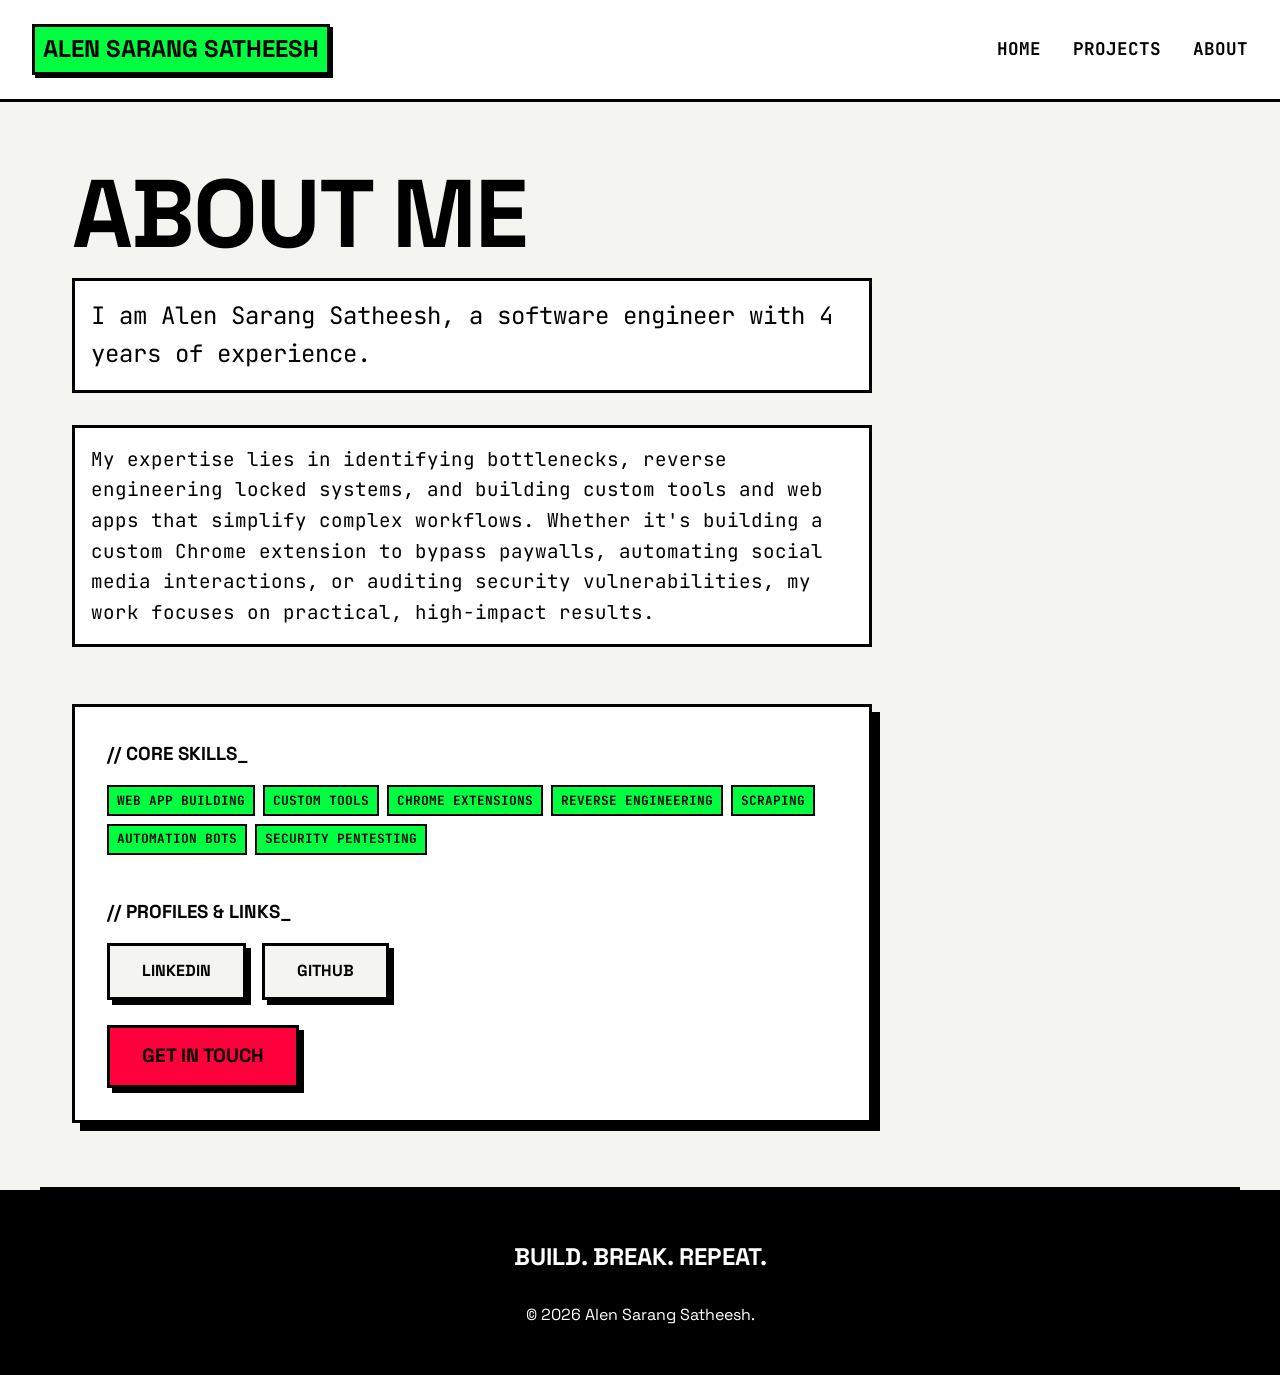
<file: portfolio/about.html>
<!DOCTYPE html>
<html lang="en">
<head>
    <meta charset="UTF-8">
    <meta name="viewport" content="width=device-width, initial-scale=1.0">
    <title>About | Alen Sarang Satheesh</title>
    <link rel="stylesheet" href="styles.css">
</head>
<body>
    <nav>
        <a href="index.html" class="logo">ALEN SARANG SATHEESH</a>
        <div class="nav-links">
            <a href="index.html">Home</a>
            <a href="projects.html">Projects</a>
            <a href="about.html">About</a>
        </div>
    </nav>

    <section class="container hero" style="min-height: 60vh;">
        <h1 class="hacker-text" data-value="ABOUT ME">ABOUT ME</h1>
        <p style="max-width: 800px; font-size: 1.5rem;">
            I am Alen Sarang Satheesh, a software engineer with 4 years of experience.
        </p>
        <p style="max-width: 800px;">
            My expertise lies in identifying bottlenecks, reverse engineering locked systems, and building custom tools and web apps that simplify complex workflows. Whether it's building a custom Chrome extension to bypass paywalls, automating social media interactions, or auditing security vulnerabilities, my work focuses on practical, high-impact results.
        </p>
        <br>
        <div style="background: #fff; padding: 2rem; border: var(--border-width) solid var(--border-color); box-shadow: 8px 8px 0 0 var(--border-color); width: 100%; max-width: 800px;">
            <h3 style="margin-bottom: 1rem;">// CORE SKILLS_</h3>
            <div class="card-tags">
                <span class="tag" style="background: var(--accent-color-2);">Web App Building</span>
                <span class="tag" style="background: var(--accent-color-2);">Custom Tools</span>
                <span class="tag" style="background: var(--accent-color-2);">Chrome Extensions</span>
                <span class="tag" style="background: var(--accent-color-2);">Reverse Engineering</span>
                <span class="tag" style="background: var(--accent-color-2);">Scraping</span>
                <span class="tag" style="background: var(--accent-color-2);">Automation Bots</span>
                <span class="tag" style="background: var(--accent-color-2);">Security Pentesting</span>
            </div>
            <br>
            <h3 style="margin-bottom: 1rem;">// PROFILES & LINKS_</h3>
            <div style="display: flex; gap: 1rem; flex-wrap: wrap;">
                <a href="https://linkedin.com/in/alen-sarang-satheesh/" target="_blank" class="btn" style="background: var(--bg-color); font-size: 1rem;">LinkedIn</a>
                <a href="https://github.com/AlenSarangSatheesh" target="_blank" class="btn" style="background: var(--bg-color); font-size: 1rem;">GitHub</a>
            </div>
            <br>
            <a href="mailto:alensarangsatheesh@gmail.com" class="btn">GET IN TOUCH</a>
        </div>
    </section>

    <footer>
        <h2 class="hacker-text" data-value="BUILD. BREAK. REPEAT.">BUILD. BREAK. REPEAT.</h2>
        <br>
        <p>&copy; 2026 Alen Sarang Satheesh.</p>
    </footer>
    <script src="script.js"></script>
</body>
</html>
</file>
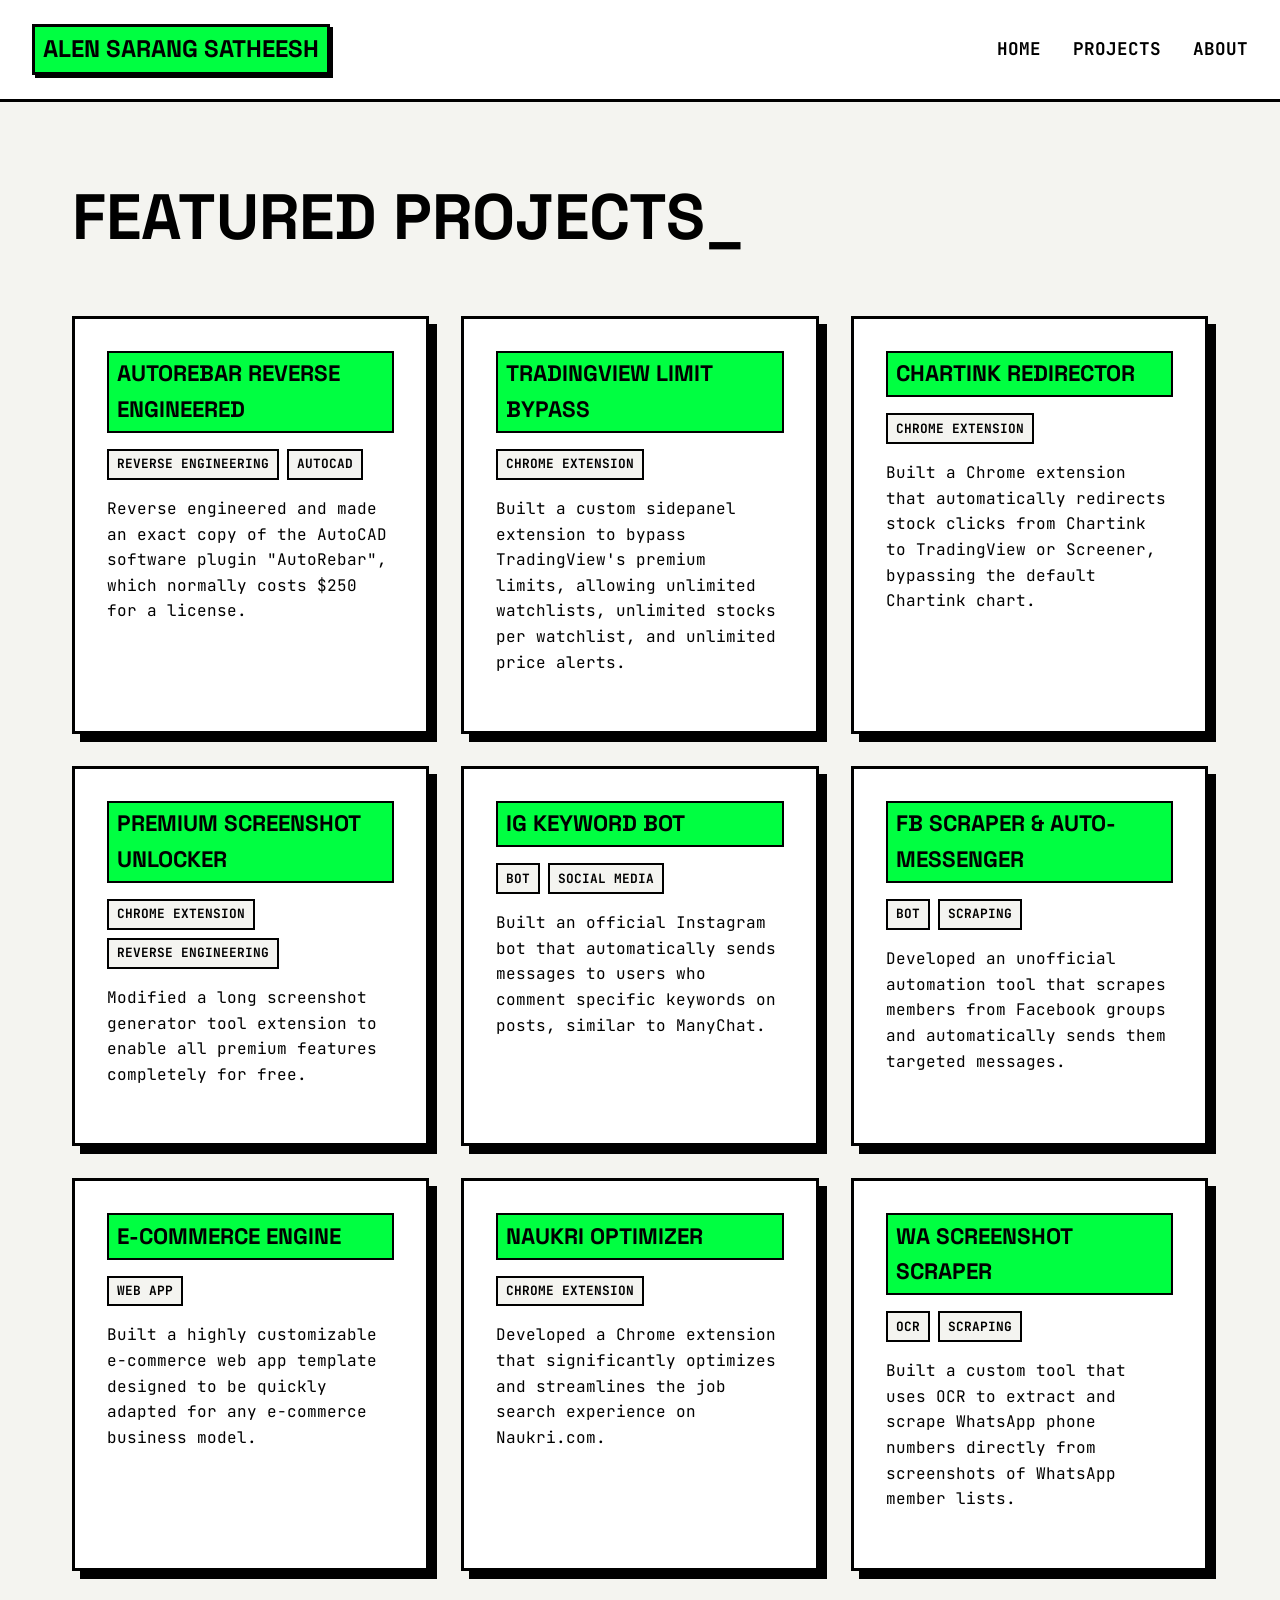
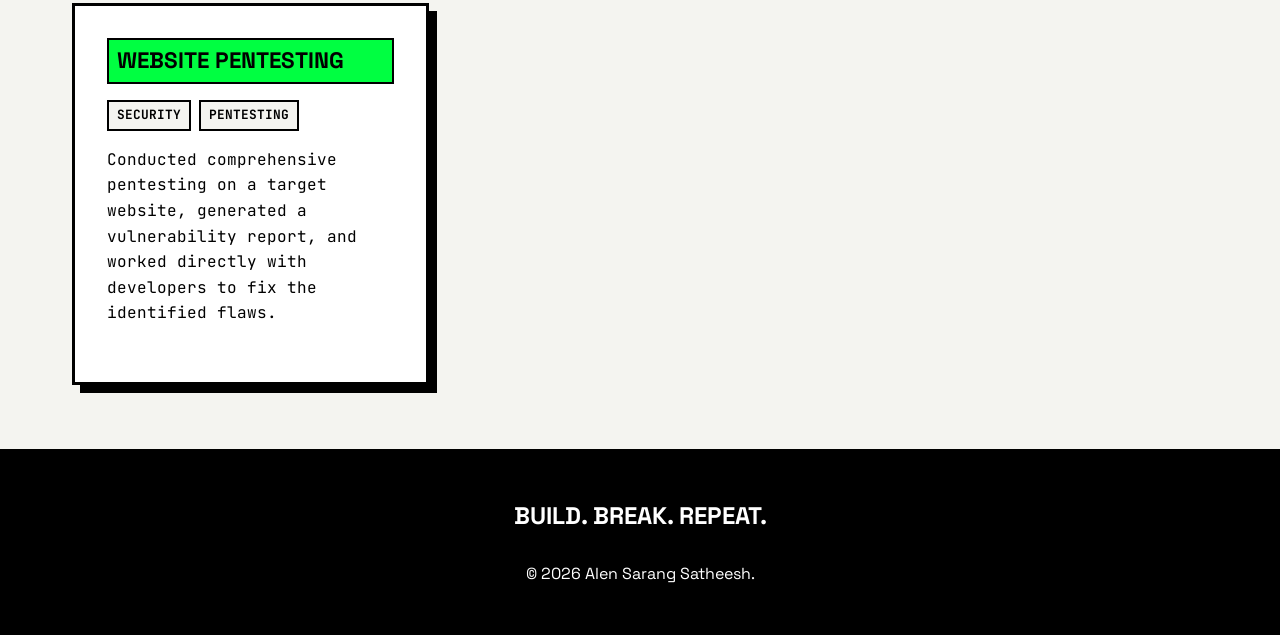
<file: portfolio/projects.html>
<!DOCTYPE html>
<html lang="en">
<head>
    <meta charset="UTF-8">
    <meta name="viewport" content="width=device-width, initial-scale=1.0">
    <title>Projects | Alen Sarang Satheesh</title>
    <link rel="stylesheet" href="styles.css">
</head>
<body>
    <nav>
        <a href="index.html" class="logo">ALEN SARANG SATHEESH</a>
        <div class="nav-links">
            <a href="index.html">Home</a>
            <a href="projects.html">Projects</a>
            <a href="about.html">About</a>
        </div>
    </nav>

    <section class="container">
        <h1 class="hacker-text" data-value="FEATURED PROJECTS_" style="font-size: clamp(2.5rem, 6vw, 4rem); margin-bottom: 3rem;">FEATURED PROJECTS_</h1>
        <div class="grid">
            
            <div class="card">
                <h3 class="card-title">AutoRebar Reverse Engineered</h3>
                <div class="card-tags"><span class="tag">Reverse Engineering</span><span class="tag">AutoCAD</span></div>
                <p class="card-desc">Reverse engineered and made an exact copy of the AutoCAD software plugin "AutoRebar", which normally costs $250 for a license.</p>
            </div>

            <div class="card">
                <h3 class="card-title">TradingView Limit Bypass</h3>
                <div class="card-tags"><span class="tag">Chrome Extension</span></div>
                <p class="card-desc">Built a custom sidepanel extension to bypass TradingView's premium limits, allowing unlimited watchlists, unlimited stocks per watchlist, and unlimited price alerts.</p>
            </div>

            <div class="card">
                <h3 class="card-title">Chartink Redirector</h3>
                <div class="card-tags"><span class="tag">Chrome Extension</span></div>
                <p class="card-desc">Built a Chrome extension that automatically redirects stock clicks from Chartink to TradingView or Screener, bypassing the default Chartink chart.</p>
            </div>

            <div class="card">
                <h3 class="card-title">Premium Screenshot Unlocker</h3>
                <div class="card-tags"><span class="tag">Chrome Extension</span><span class="tag">Reverse Engineering</span></div>
                <p class="card-desc">Modified a long screenshot generator tool extension to enable all premium features completely for free.</p>
            </div>

            <div class="card">
                <h3 class="card-title">IG Keyword Bot</h3>
                <div class="card-tags"><span class="tag">Bot</span><span class="tag">Social Media</span></div>
                <p class="card-desc">Built an official Instagram bot that automatically sends messages to users who comment specific keywords on posts, similar to ManyChat.</p>
            </div>

            <div class="card">
                <h3 class="card-title">FB Scraper & Auto-Messenger</h3>
                <div class="card-tags"><span class="tag">Bot</span><span class="tag">Scraping</span></div>
                <p class="card-desc">Developed an unofficial automation tool that scrapes members from Facebook groups and automatically sends them targeted messages.</p>
            </div>

            <div class="card">
                <h3 class="card-title">E-commerce Engine</h3>
                <div class="card-tags"><span class="tag">Web App</span></div>
                <p class="card-desc">Built a highly customizable e-commerce web app template designed to be quickly adapted for any e-commerce business model.</p>
            </div>

            <div class="card">
                <h3 class="card-title">Naukri Optimizer</h3>
                <div class="card-tags"><span class="tag">Chrome Extension</span></div>
                <p class="card-desc">Developed a Chrome extension that significantly optimizes and streamlines the job search experience on Naukri.com.</p>
            </div>

            <div class="card">
                <h3 class="card-title">WA Screenshot Scraper</h3>
                <div class="card-tags"><span class="tag">OCR</span><span class="tag">Scraping</span></div>
                <p class="card-desc">Built a custom tool that uses OCR to extract and scrape WhatsApp phone numbers directly from screenshots of WhatsApp member lists.</p>
            </div>

            <div class="card">
                <h3 class="card-title">Website Pentesting</h3>
                <div class="card-tags"><span class="tag">Security</span><span class="tag">Pentesting</span></div>
                <p class="card-desc">Conducted comprehensive pentesting on a target website, generated a vulnerability report, and worked directly with developers to fix the identified flaws.</p>
            </div>

        </div>
    </section>

    <footer>
        <h2 class="hacker-text" data-value="BUILD. BREAK. REPEAT.">BUILD. BREAK. REPEAT.</h2>
        <br>
        <p>&copy; 2026 Alen Sarang Satheesh.</p>
    </footer>
    <script src="script.js"></script>
</body>
</html>
</file>
<file: portfolio/styles.css>
@import url('https://fonts.googleapis.com/css2?family=JetBrains+Mono:wght@400;700&family=Space+Grotesk:wght@400;700;900&display=swap');

:root {
  --bg-color: #f4f4f0;
  --text-color: #000000;
  --accent-color: #ff003c; /* Cyberpunkish red/pink */
  --accent-color-2: #00ff41; /* Hacker green */
  --border-radius: 0px;
  --border-color: #000000;
  --border-width: 3px;
  --font-heading: 'Space Grotesk', sans-serif;
  --font-body: 'JetBrains Mono', monospace;
}

* {
  box-sizing: border-box;
  margin: 0;
  padding: 0;
}

body {
  font-family: var(--font-body);
  background-color: var(--bg-color);
  color: var(--text-color);
  line-height: 1.6;
  overflow-x: hidden;
}

h1, h2, h3, h4, h5, h6 {
  font-family: var(--font-heading);
  text-transform: uppercase;
  font-weight: 900;
}

::selection {
  background-color: var(--text-color);
  color: #fff;
}

/* Nav */
nav {
  display: flex;
  justify-content: space-between;
  align-items: center;
  padding: 1.5rem 2rem;
  border-bottom: var(--border-width) solid var(--border-color);
  background-color: #fff;
  position: sticky;
  top: 0;
  z-index: 100;
}

.logo {
  font-family: var(--font-heading);
  font-size: 1.5rem;
  font-weight: 900;
  text-decoration: none;
  color: var(--text-color);
  background: var(--accent-color-2);
  padding: 0.2rem 0.5rem;
  border: var(--border-width) solid var(--border-color);
  box-shadow: 3px 3px 0 0 var(--text-color);
  transition: transform 0.1s;
}

.logo:active {
  transform: translate(2px, 2px);
  box-shadow: 1px 1px 0 0 var(--text-color);
}

.nav-links {
  display: flex;
  gap: 2rem;
}

.nav-links a {
  font-weight: 700;
  text-decoration: none;
  color: var(--text-color);
  position: relative;
  text-transform: uppercase;
  font-size: 1.1rem;
}

.nav-links a:hover {
  color: var(--accent-color);
}

.nav-links a::after {
  content: '';
  position: absolute;
  width: 100%;
  height: 3px;
  background-color: var(--accent-color);
  bottom: -4px;
  left: 0;
  transform: scaleX(0);
  transform-origin: right;
  transition: transform 0.2s ease;
}

.nav-links a:hover::after {
  transform: scaleX(1);
  transform-origin: left;
}

/* Containers */
.container {
  max-width: 1200px;
  margin: 0 auto;
  padding: 4rem 2rem;
}

/* Buttons */
.btn {
  display: inline-block;
  font-family: var(--font-heading);
  font-weight: 700;
  font-size: 1.2rem;
  padding: 0.8rem 2rem;
  text-decoration: none;
  color: var(--text-color);
  background-color: var(--accent-color);
  border: var(--border-width) solid var(--border-color);
  box-shadow: 5px 5px 0 0 var(--border-color);
  transition: all 0.1s ease;
  cursor: pointer;
  text-transform: uppercase;
}

.btn.secondary {
  background-color: #fff;
}

.btn:hover {
  transform: translate(2px, 2px);
  box-shadow: 3px 3px 0 0 var(--border-color);
}

.btn:active {
  transform: translate(5px, 5px);
  box-shadow: 0px 0px 0 0 var(--border-color);
}

/* Hero Section */
.hero {
  min-height: 80vh;
  display: flex;
  flex-direction: column;
  justify-content: center;
  align-items: flex-start;
  border-bottom: var(--border-width) solid var(--border-color);
}

.hero h1 {
  font-size: clamp(3rem, 8vw, 6rem);
  line-height: 1;
  margin-bottom: 1rem;
  letter-spacing: -2px;
}

.hero p {
  font-size: 1.2rem;
  max-width: 600px;
  margin-bottom: 2rem;
  background-color: #fff;
  padding: 1rem;
  border: var(--border-width) solid var(--border-color);
}

/* Grid Layouts */
.grid {
  display: grid;
  grid-template-columns: repeat(auto-fill, minmax(320px, 1fr));
  gap: 2rem;
}

/* Cards */
.card {
  background-color: #fff;
  border: var(--border-width) solid var(--border-color);
  padding: 2rem;
  box-shadow: 8px 8px 0 0 var(--border-color);
  transition: all 0.2s ease;
  display: flex;
  flex-direction: column;
}

.card:hover {
  transform: translate(-4px, -4px);
  box-shadow: 12px 12px 0 0 var(--border-color);
  background-color: var(--text-color);
  color: #fff;
}

.card:hover .card-title {
  background-color: var(--accent-color);
  color: var(--text-color);
  border-color: #fff;
}

.card:hover .tag {
  border-color: #fff;
  color: #fff;
  background-color: transparent;
}

.card-title {
  font-size: 1.4rem;
  margin-bottom: 1rem;
  background: var(--accent-color-2);
  color: var(--text-color);
  display: inline-block;
  padding: 0.2rem 0.5rem;
  border: 2px solid var(--border-color);
  transition: all 0.2s ease;
}

.card-tags {
  display: flex;
  flex-wrap: wrap;
  gap: 0.5rem;
  margin-bottom: 1rem;
}

.tag {
  font-size: 0.8rem;
  font-weight: 700;
  text-transform: uppercase;
  background-color: var(--bg-color);
  padding: 0.2rem 0.5rem;
  border: 2px solid var(--border-color);
  transition: all 0.2s ease;
}

.card-desc {
  flex-grow: 1;
  margin-bottom: 1.5rem;
}

/* Footer */
footer {
  padding: 3rem 2rem;
  background-color: #000;
  color: #fff;
  text-align: center;
  font-family: var(--font-heading);
}

/* Utilities */
.marquee-container {
  overflow: hidden;
  white-space: nowrap;
  background-color: var(--accent-color);
  border-bottom: var(--border-width) solid var(--border-color);
  padding: 0.5rem 0;
}

.marquee {
  display: inline-block;
  font-family: var(--font-heading);
  font-weight: 900;
  font-size: 2rem;
  text-transform: uppercase;
  animation: marquee 20s linear infinite;
}

@keyframes marquee {
  0% { transform: translateX(0); }
  100% { transform: translateX(-50%); }
}

@media (max-width: 768px) {
  .nav-links {
    display: none;
  }
}
</file>
<file: Models/Honey1/assets/index-qY8NCGBo.css>
@import "https://fonts.googleapis.com/css2?family=Poppins:wght@300;400;500;600;700;800&family=Oswald:wght@500;600;700&display=swap";:root{--color-primary:#ffb300;--color-primary-dark:#ff8f00;--color-secondary:#d84315;--color-text:#3e2723;--color-text-light:#5d4037;--color-bg:#fff;--color-bg-alt:#fffdf7;--color-white:#fff;--font-main:"Poppins", sans-serif;--font-heading:"Oswald", sans-serif;--transition:all .3s ease;--shadow-sm:0 4px 6px -1px #0000000d;--shadow-md:0 10px 25px -5px #ff8f0033;--shadow-lg:0 20px 35px -5px #ff8f004d}*{box-sizing:border-box;margin:0;padding:0}body{font-family:var(--font-main);background-color:var(--color-bg);color:var(--color-text);-webkit-font-smoothing:antialiased;line-height:1.6;overflow-x:hidden}h1,h2,h3,h4,h5,h6{font-family:var(--font-heading);text-transform:uppercase;color:var(--color-text);letter-spacing:.5px;font-weight:700}a{color:inherit;text-decoration:none}ul{list-style:none}img{max-width:100%;height:auto;display:block}.container{max-width:1200px;margin:0 auto;padding:0 2rem}.bg-honeycomb{background-color:var(--color-primary);background-image:url("data:image/svg+xml,%3Csvg width='56' height='100' xmlns='http://www.w3.org/2000/svg'%3E%3Cpath d='M28 66L0 50L0 16L28 0L56 16L56 50L28 66L28 100' fill='none' stroke='%23ffffff' stroke-opacity='0.2' stroke-width='2'/%3E%3Cpath d='M28 0L28 34L0 50L0 84L28 100L56 84L56 50L28 34' fill='none' stroke='%23ffffff' stroke-opacity='0.2' stroke-width='2'/%3E%3C/svg%3E");background-attachment:fixed;position:relative}.bg-honeycomb-orange{background-color:#0000;background-image:url("data:image/svg+xml,%3Csvg width='56' height='100' xmlns='http://www.w3.org/2000/svg'%3E%3Cpath d='M28 66L0 50L0 16L28 0L56 16L56 50L28 66L28 100' fill='none' stroke='%23ffffff' stroke-opacity='0.1' stroke-width='2'/%3E%3Cpath d='M28 0L28 34L0 50L0 84L28 100L56 84L56 50L28 34' fill='none' stroke='%23ffffff' stroke-opacity='0.1' stroke-width='2'/%3E%3C/svg%3E"),linear-gradient(135deg,#ffb300 0%,#ff8f00 100%);background-position:0 0;background-repeat:repeat;background-size:auto;background-attachment:scroll;background-origin:padding-box;background-clip:border-box}.drip-bottom{z-index:10;background-image:url("data:image/svg+xml,%3Csvg xmlns='http://www.w3.org/2000/svg' viewBox='0 0 1440 100' preserveAspectRatio='none'%3E%3Cpath fill='%23ffffff' d='M0,0 C120,80 240,20 360,60 C480,100 600,30 720,70 C840,110 960,40 1080,80 C1200,120 1320,50 1440,90 L1440,100 L0,100 Z'/%3E%3C/svg%3E");background-size:100% 100%;width:100%;height:60px;position:absolute;bottom:-2px;left:0}.drip-top{z-index:10;background-image:url("data:image/svg+xml,%3Csvg xmlns='http://www.w3.org/2000/svg' viewBox='0 0 1440 100' preserveAspectRatio='none'%3E%3Cpath fill='%23ffffff' d='M0,100 C120,20 240,80 360,40 C480,0 600,70 720,30 C840,-10 960,60 1080,20 C1200,-20 1320,50 1440,10 L1440,0 L0,0 Z'/%3E%3C/svg%3E");background-size:100% 100%;width:100%;height:60px;position:absolute;top:-2px;left:0}.btn{text-transform:uppercase;cursor:pointer;transition:var(--transition);letter-spacing:1px;border:none;border-radius:50px;padding:1rem 2.5rem;font-size:1rem;font-weight:700;display:inline-block}.btn-primary{background-color:var(--color-secondary);color:var(--color-white);box-shadow:0 4px 15px #d8431566}.btn-primary:hover{background-color:#bf360c;transform:translateY(-3px);box-shadow:0 8px 25px #d8431580}.btn-dark{background-color:var(--color-text);color:var(--color-white);box-shadow:0 4px 15px #3e272366}.btn-dark:hover{background-color:#261812;transform:translateY(-3px);box-shadow:0 8px 25px #3e272380}.section{padding:6rem 0;position:relative}.text-primary{color:var(--color-secondary)}.icon-box{background-color:var(--color-white);border:2px solid var(--color-primary);width:80px;height:80px;transition:var(--transition);border-radius:50%;justify-content:center;align-items:center;margin:0 auto 1.5rem;display:flex}.feature-card:hover .icon-box{background-color:var(--color-primary);color:#fff;transform:scale(1.1)rotate(10deg)}.stat-box{text-align:center;color:var(--color-white);padding:2rem}.stat-num{text-shadow:2px 2px 4px #0003;margin-bottom:.5rem;font-size:3.5rem;font-weight:800}.top-bar{background-color:var(--color-white);border-bottom:1px solid #0000000d;justify-content:flex-end;gap:2rem;padding:.5rem 2rem;font-size:.9rem;font-weight:500;display:flex}.nav-link{font-family:var(--font-heading);text-transform:uppercase;color:var(--color-text);transition:var(--transition);font-weight:600;position:relative}.nav-link:hover{color:var(--color-secondary)}.nav-link:after{content:"";background-color:var(--color-secondary);width:0%;height:3px;transition:var(--transition);position:absolute;bottom:-5px;left:0}.nav-link:hover:after{width:100%}
</file>
<file: Models/Honey3/assets/index-CFQPi2CS.css>
:root{font-family:Outfit,sans-serif;line-height:1.5;font-weight:400;color-scheme:dark;color:#ffffffde;background-color:#050505;font-synthesis:none;text-rendering:optimizeLegibility;-webkit-font-smoothing:antialiased;-moz-osx-font-smoothing:grayscale}body,html{margin:0;padding:0;width:100%;height:100%;overflow-x:hidden;background:#000}#root{width:100%;height:100%}.canvas-container{position:fixed;top:0;left:0;width:100vw;height:100vh;z-index:1;pointer-events:none}.scroll-overlay{position:absolute;top:0;left:0;width:100%;z-index:10}.scene-section{height:150vh;width:100%;display:flex;align-items:center;justify-content:center;position:relative}.scene-section:last-child{height:100vh}.text-content{position:sticky;top:50%;transform:translateY(-50%);text-align:center;max-width:800px;padding:0 2rem}h1{font-family:Playfair Display,serif;font-size:4rem;font-weight:600;color:#fff;text-shadow:0 4px 20px rgba(0,0,0,.5);margin-bottom:1rem}p{font-size:1.5rem;color:#e0e0e0;font-weight:300;text-shadow:0 2px 10px rgba(0,0,0,.5)}.cta-button{display:inline-block;margin-top:2rem;padding:1rem 3rem;font-size:1.2rem;font-family:Outfit,sans-serif;text-transform:uppercase;letter-spacing:2px;color:#fff;background:linear-gradient(45deg,#d4af37,#f3e5ab);border:none;border-radius:50px;cursor:pointer;transition:all .3s ease;pointer-events:auto;text-shadow:0 1px 3px rgba(0,0,0,.3);box-shadow:0 10px 20px #d4af3733;text-decoration:none}.cta-button:hover{transform:translateY(-2px);box-shadow:0 15px 25px #d4af3766}.cta-secondary{background:transparent;border:1px solid rgba(255,255,255,.3);margin-left:1rem;box-shadow:none}.cta-secondary:hover{background:#ffffff1a;box-shadow:none}
</file>
